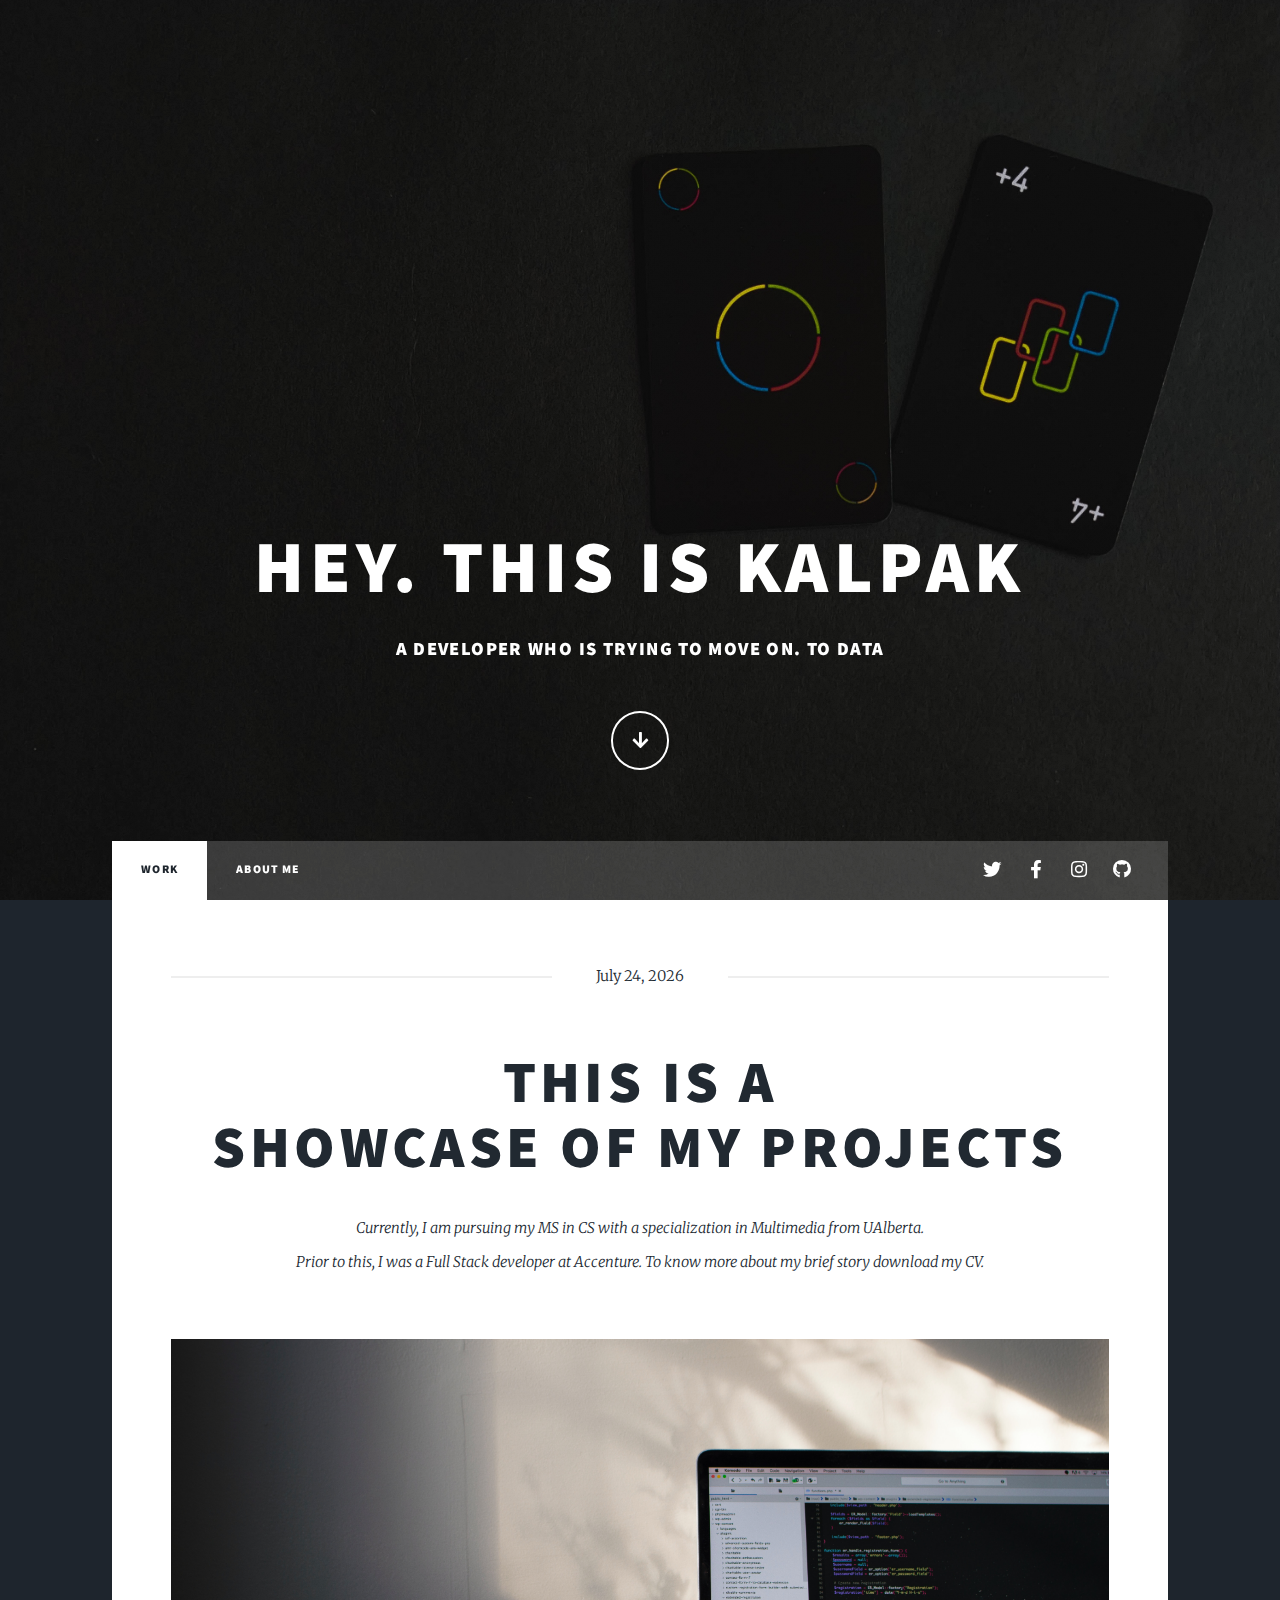
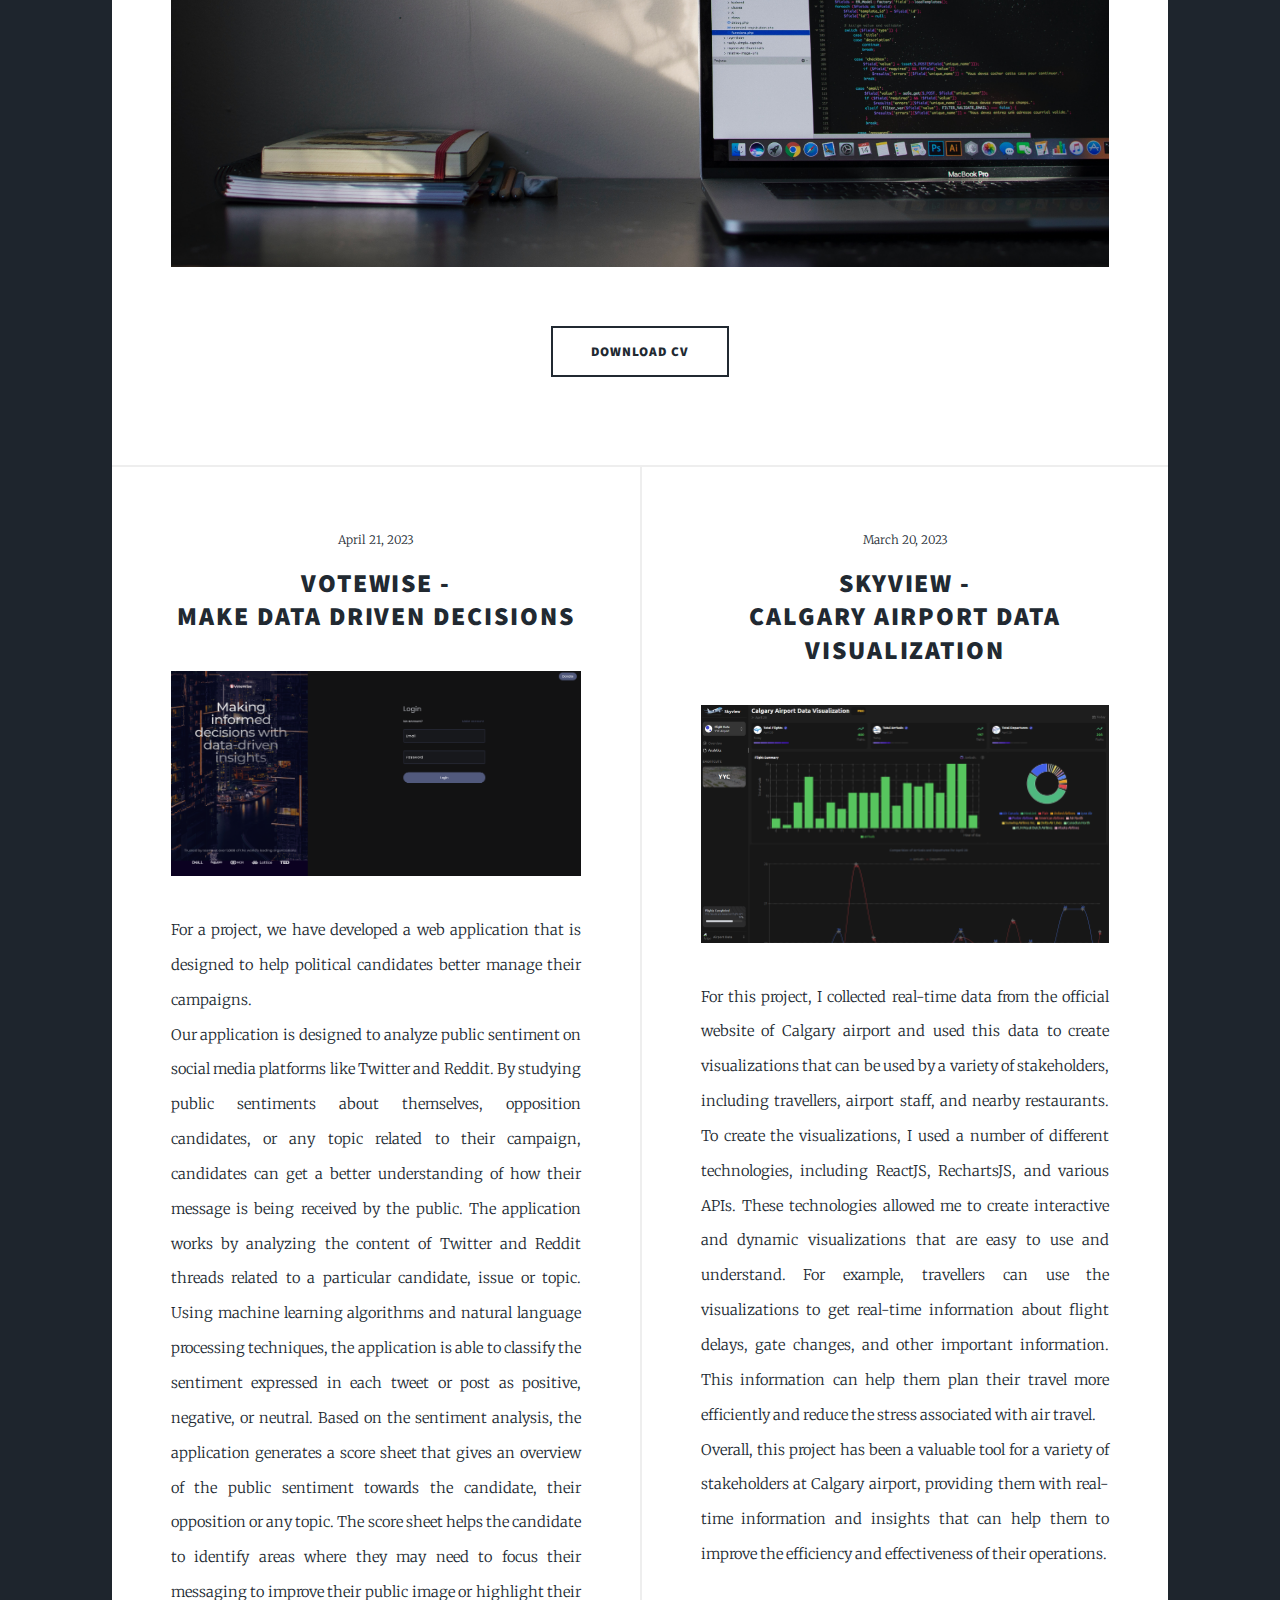
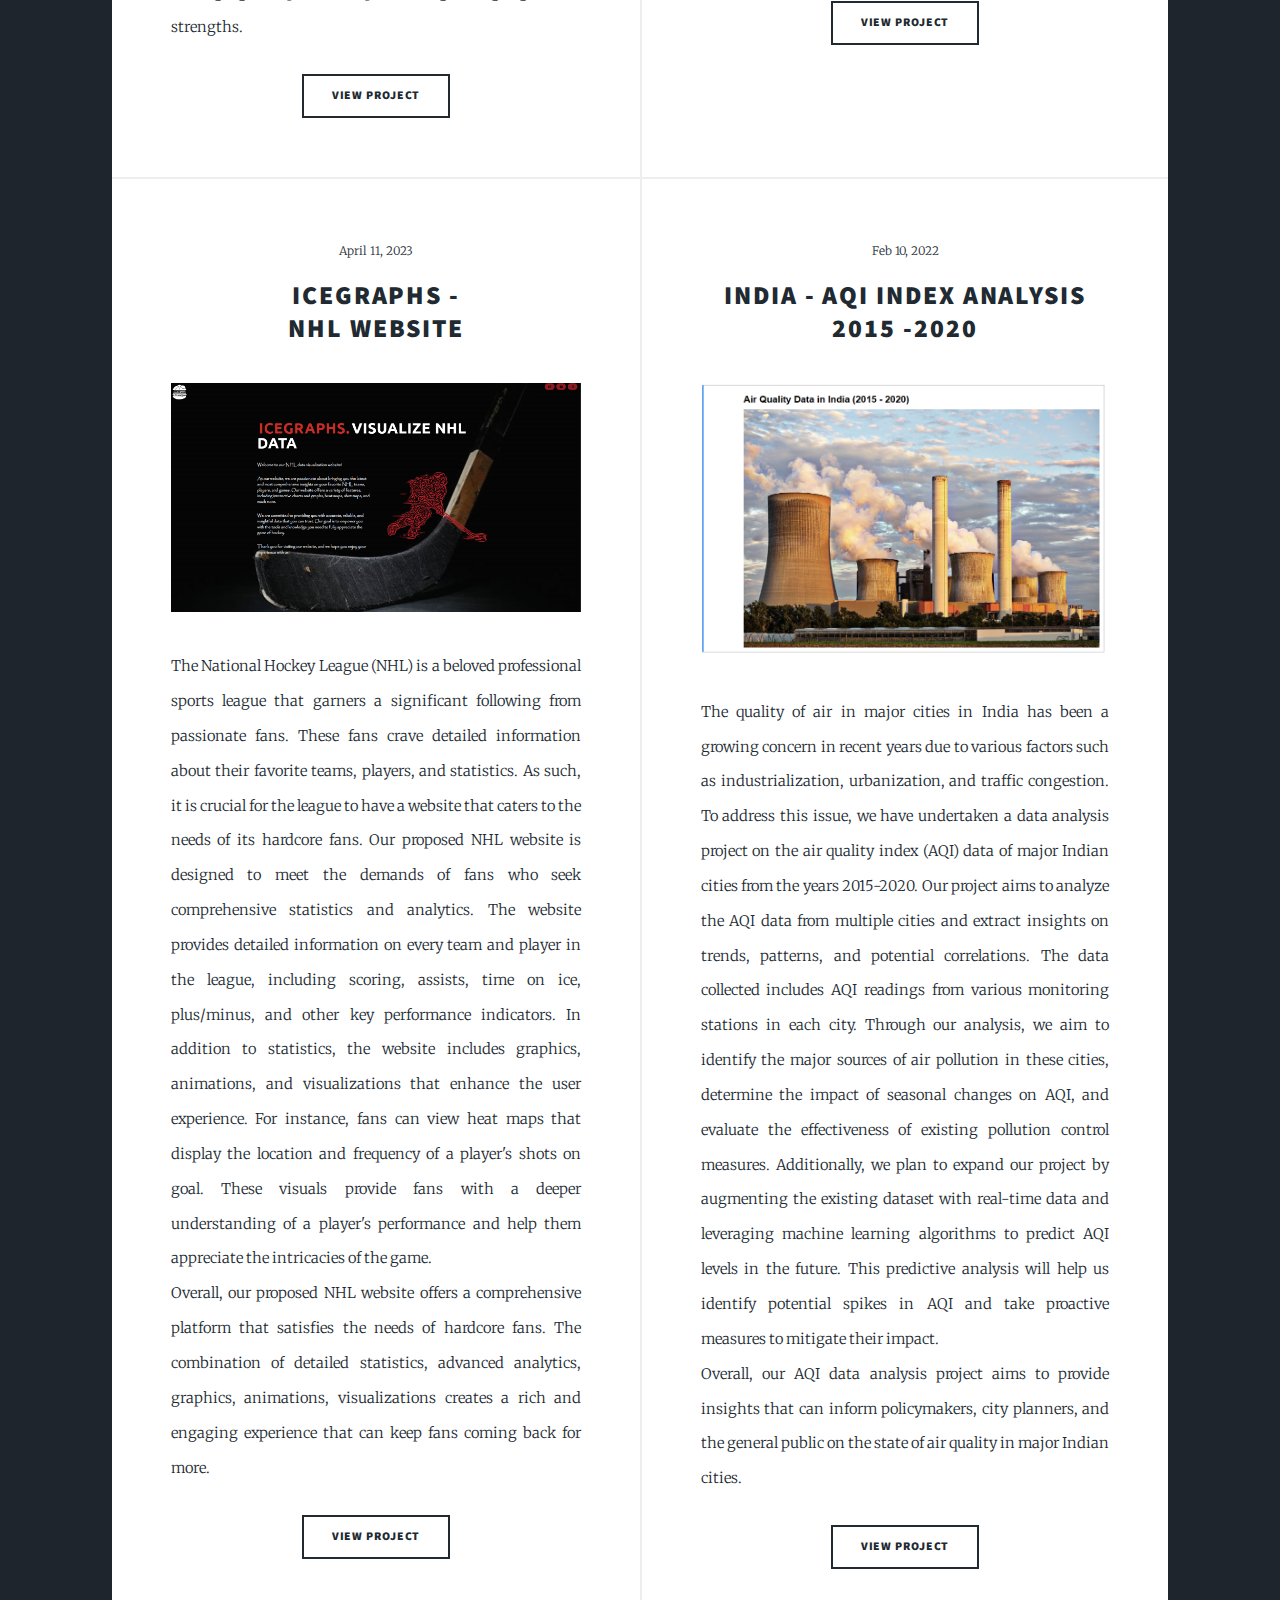
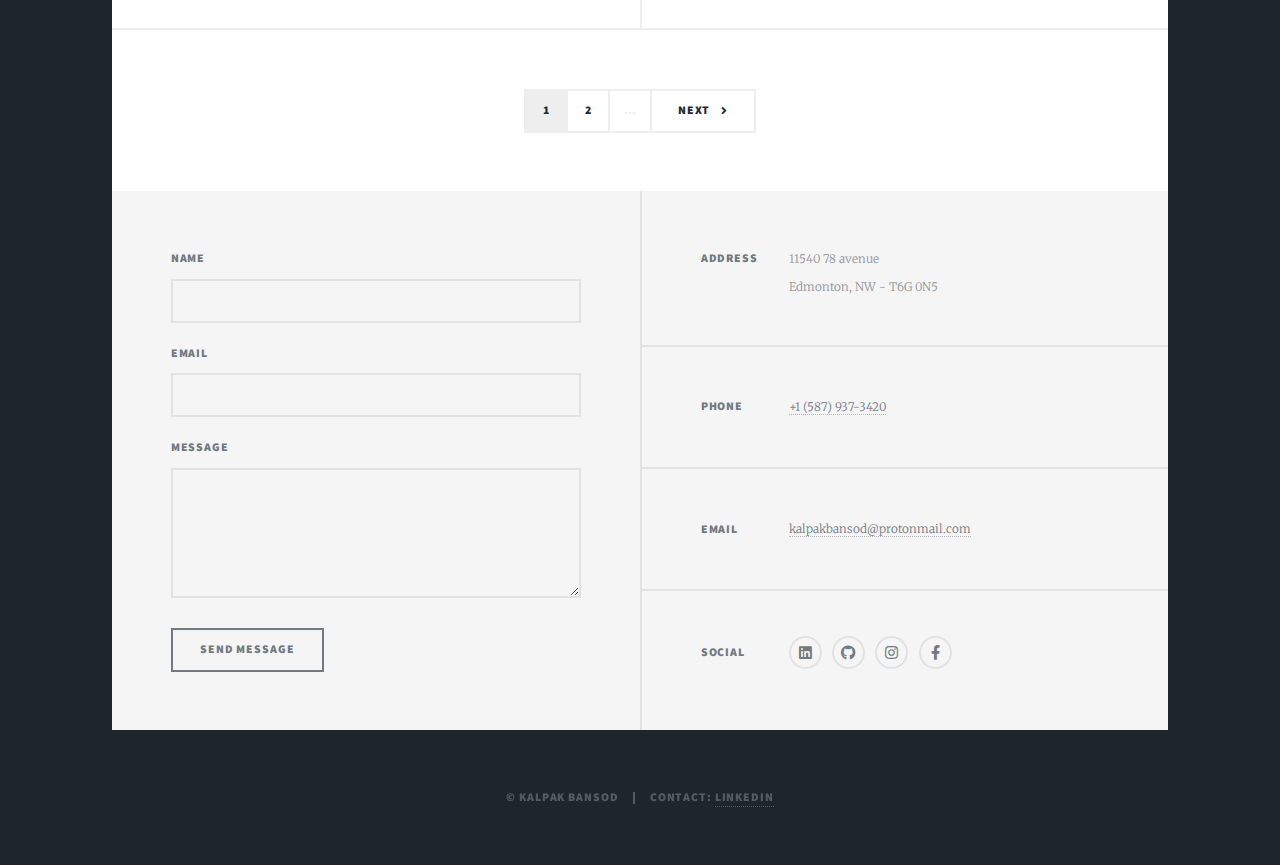
<file: index.html>
<!DOCTYPE HTML>
<!--
	Massively by HTML5 UP
	html5up.net | @ajlkn
	Free for personal and commercial use under the CCA 3.0 license (html5up.net/license)
-->
<html>
	<head>
		<title>Portfolio Page</title>
		<meta charset="utf-8" />
		<meta name="viewport" content="width=device-width, initial-scale=1, user-scalable=no" />
		<link rel="stylesheet" href="assets/css/main.css" />
		<noscript><link rel="stylesheet" href="assets/css/noscript.css" /></noscript>
	</head>
	<body class="is-preload">

		<!-- Wrapper -->
			<div id="wrapper" class="fade-in">

				<!-- Intro -->
					<div id="intro">
						<!-- <a href="#" class="image fit"><img src="/images/banner2.jpg" alt="" style="width:50%; margin-top:65px; margin-bottom:180px;" /></a> -->
						<h1>Hey. This is Kalpak</h1>
						<h3>A developer who is trying to move on. To Data</p></h3>
						<ul class="actions">
							<li><a href="#header" class="button icon solid solo fa-arrow-down scrolly">Continue</a></li>
						</ul>
					</div>

				<!-- Header -->
					<header id="header">
						<a href="index.html" class="logo">Refresh</a>
					</header>

				<!-- Nav -->
					<nav id="nav">
						<ul class="links">
							<li class="active"><a href="index.html">Work</a></li>
							<li><a href="generic.html">About me</a></li>
						</ul>
						<ul class="icons">
							<li><a href="#" class="icon brands fa-twitter"><span class="label">Twitter</span></a></li>
							<li><a href="#" class="icon brands fa-facebook-f"><span class="label">Facebook</span></a></li>
							<li><a href="#" class="icon brands fa-instagram"><span class="label">Instagram</span></a></li>
							<li><a href="#" class="icon brands fa-github"><span class="label">GitHub</span></a></li>
						</ul>
					</nav>

				<!-- Main -->
					<div id="main">

						<!-- Featured Post -->
							<article class="post featured">
								<header class="major">
									<span class="date"> 
										<script>
										   const options = { month: 'long', day: 'numeric', year: 'numeric' };
										   const date = new Date().toLocaleDateString('en-US', options);
										   document.write(date);
										</script>
									  </span>
									  
									<h2><a href="#">this is a<br />
									showcase of my projects</a></h2>
									<p>Currently, I am pursuing my MS in CS with a specialization in Multimedia from UAlberta. <br> Prior to this, I was a Full Stack developer at Accenture. To know more about my brief story download my CV.</p>
								</header>
								<a href="#" class="image main"><img src="images/img22.jpg" alt="" /></a>
								<ul class="actions special">
									<li><a href="https://drive.google.com/uc?export=download&id=1OI5bkAk5Vs87CJXJHJj_7-lEjZe0jLOV" class="button large" download>Download CV</a></li>
								</ul>
							</article>	

						<!-- Posts -->
							<section class="posts">
																<article>
									<header>
										<span class="date">April 21, 2023</span>
										<h2><a href="#">Votewise -<br />
										Make Data Driven Decisions</a></h2>
									</header>
									<a href="https://github.com/icapslock/votewise" class="image fit"><img src="images/votewise.png" alt="" /></a>
									<p>For a project, we have developed a web application that is designed to help political candidates better manage their campaigns. 
										<br>Our application is designed to analyze public sentiment on social media platforms like Twitter and Reddit. By studying public sentiments about themselves, opposition candidates, or any topic related to their campaign, 
										candidates can get a better understanding of how their message is being received by the public.
										The application works by analyzing the content of Twitter and Reddit threads related to a particular candidate, issue or topic. 
										Using machine learning algorithms and natural language processing techniques, the application is able to classify the sentiment expressed in each tweet or post as positive, negative, or neutral.
										Based on the sentiment analysis, the application generates a score sheet that gives an overview of the public sentiment towards the candidate, their opposition or any topic. 
										The score sheet helps the candidate to identify areas where they may need to focus their messaging to improve their public image or highlight their strengths.</p>
									<ul class="actions special">
										<li><a href="https://github.com/icapslock/votewise" class="button">View Project</a></li>
									</ul>
								</article>
								<article>
									<header>
										<span class="date">March 20, 2023</span>
										<h2><a href="#">SKYVIEW - <br />Calgary Airport Data Visualization</a></h2>
									</header>
									<a href="https://github.com/icapslock/Skyline" class="image fit"><img src="images/skyview.png" alt="" /></a>
									<p>For this project, I collected real-time data from the official website of Calgary airport and used this data to create visualizations that can be used by a variety of stakeholders, including travellers, airport staff, and nearby restaurants.

										To create the visualizations, I used a number of different technologies, including ReactJS, RechartsJS, and various APIs. These technologies allowed me to create interactive and dynamic visualizations that are easy to use and understand.
										
										For example, travellers can use the visualizations to get real-time information about flight delays, gate changes, and other important information. This information can help them plan their travel more efficiently and reduce the stress associated with air travel.
									
										<br>	Overall, this project has been a valuable tool for a variety of stakeholders at Calgary airport, providing them with real-time information and insights that can help them to improve the efficiency and effectiveness of their operations.</p>
									<ul class="actions special">
										<li><a href="https://github.com/icapslock/Skyline" class="button">View Project</a></li>
									</ul>
								</article>
								<article>
									<header>
										<span class="date">April 11, 2023</span>
										<h2><a href="#">IceGraphs -<br />NHL Website</a></h2>
									</header>
									<a href="https://github.com/icapslock/IceGraph" class="image fit"><img src="images/NHL.png" alt="" /></a>
									<p>The National Hockey League (NHL) is a beloved professional sports league that garners a significant following from passionate fans. These fans crave detailed information about their favorite teams, players, and statistics. As such, it is crucial for the league to have a website that caters to the needs of its hardcore fans.

										Our proposed NHL website is designed to meet the demands of fans who seek comprehensive statistics and analytics. The website provides detailed information on every team and player in the league, including scoring, assists, time on ice, plus/minus, and other key performance indicators.
										In addition to statistics, the website includes graphics, animations, and visualizations that enhance the user experience. For instance, fans can view heat maps that display the location and frequency of a player's shots on goal. These visuals provide fans with a deeper understanding of a player's performance and help them appreciate the intricacies of the game.
																														
										<br>	Overall, our proposed NHL website offers a comprehensive platform that satisfies the needs of hardcore fans. The combination of detailed statistics, advanced analytics, graphics, animations, visualizations creates a rich and engaging experience that can keep fans coming back for more.</p>
									<ul class="actions special">
										<li><a href="https://github.com/icapslock/IceGraph" class="button">View Project</a></li>
									</ul>
								</article>
								<article>
									<header>
										<span class="date">Feb 10, 2022</span>
										<h2><a href="#">India - AQI Index Analysis<br />
										2015 -2020</a></h2>
									</header>
									<a href="https://github.com/icapslock/India-AQI2015--20-Polutants" class="image fit"><img src="images/aqi.png" alt="" /></a>
									<p>
										The quality of air in major cities in India has been a growing concern in recent years due to various factors such as industrialization, urbanization, and traffic congestion. To address this issue, we have undertaken a data analysis project on the air quality index (AQI) data of major Indian cities from the years 2015-2020.
										
										Our project aims to analyze the AQI data from multiple cities and extract insights on trends, patterns, and potential correlations. The data collected includes AQI readings from various monitoring stations in each city.
										
										Through our analysis, we aim to identify the major sources of air pollution in these cities, determine the impact of seasonal changes on AQI, and evaluate the effectiveness of existing pollution control measures.
										
										Additionally, we plan to expand our project by augmenting the existing dataset with real-time data and leveraging machine learning algorithms to predict AQI levels in the future. This predictive analysis will help us identify potential spikes in AQI and take proactive measures to mitigate their impact.
										
										<br>	Overall, our AQI data analysis project aims to provide insights that can inform policymakers, city planners, and the general public on the state of air quality in major Indian cities.</p>
									<ul class="actions special">
										<li><a href="https://github.com/icapslock/India-AQI2015--20-Polutants" class="button">View Project</a></li>
									</ul>
								</article>
								<!-- <article>
									<header>
										<span class="date">April 11, 2017</span>
										<h2><a href="#">Odio magna<br />
										sed consectetur</a></h2>
									</header>
									<a href="#" class="image fit"><img src="images/pic06.jpg" alt="" /></a>
									<p>Donec eget ex magna. Interdum et malesuada fames ac ante ipsum primis in faucibus. Pellentesque venenatis dolor imperdiet dolor mattis sagittis magna etiam.</p>
									<ul class="actions special">
										<li><a href="#" class="button">Full Story</a></li>
									</ul>
								</article>
								<article>
									<header>
										<span class="date">April 7, 2017</span>
										<h2><a href="#">Augue lorem<br />
										primis vestibulum</a></h2>
									</header>
									<a href="#" class="image fit"><img src="images/pic07.jpg" alt="" /></a>
									<p>Donec eget ex magna. Interdum et malesuada fames ac ante ipsum primis in faucibus. Pellentesque venenatis dolor imperdiet dolor mattis sagittis magna etiam.</p>
									<ul class="actions special">
										<li><a href="#" class="button">Full Story</a></li>
									</ul>
								</article> -->
							</section>

						<!-- Footer -->
							<footer>
								<div class="pagination">
									<!-- <a href="#" class="previous">Prev</a> -->
									<a href="#" class="page active">1</a>
									<a href="#" class="page">2</a>
									<!-- <a href="#" class="page">3</a> -->
									<span class="extra">&hellip;</span>
									<!-- <a href="#" class="page">8</a>
									<a href="#" class="page">9</a>
									<a href="#" class="page">10</a> -->
									<a href="#" class="next">Next</a>
								</div>
							</footer>

					</div>

				<!-- Footer -->
					<footer id="footer">
						<section>
							<form method="post" action="#">
								<div class="fields">
								  <div class="field">
									<label for="name">Name</label>
									<input type="text" name="name" id="name" />
								  </div>
								  <div class="field">
									<label for="email">Email</label>
									<input type="text" name="email" id="email" />
								  </div>
								  <div class="field">
									<label for="message">Message</label>
									<textarea name="message" id="message" rows="3"></textarea>
								  </div>
								</div>
								<ul class="actions">
								  <li><input type="submit" value="Send Message" /></li>
								</ul>
							  </form>					  
						</section>
						<section class="split contact">
							<section class="alt">
								<h3>Address</h3>
								<p>11540 78 avenue<br />
								Edmonton, NW - T6G 0N5</p>
							</section>
							<section>
								<h3>Phone</h3>
								<p><a href="#">+1 (587) 937-3420</a></p>
							</section>
							<section>
								<h3>Email</h3>
								<p><a href="#">kalpakbansod@protonmail.com</a></p>
							</section>
							<section>
								<h3>Social</h3>
								<ul class="icons alt">
									<li><a href="https://www.linkedin.com/in/kalpakbansod/" class="icon brands fa-linkedin"><span class="label">LinkedIn</span></a></li>
									<li><a href="https://github.com/icapslock" class="icon brands fa-github"><span class="label">GitHub</span></a></li>
									<li><a href="https://www.instagram.com/kalpxk/?igshid=ZDdkNTZiNTM%3D" class="icon brands fa-instagram"><span class="label">Instagram</span></a></li>
									<li><a href="https://www.facebook.com/kalpak.bansod" class="icon brands fa-facebook-f"><span class="label">Facebook</span></a></li>
								</ul>
							</section>
						</section>
					</footer>

				<!-- Copyright -->
					<div id="copyright">
						<ul><li>&copy; Kalpak Bansod</li><li>Contact: <a href="https://www.linkedin.com/in/kalpakbansod/">LinkedIn</a></li></ul>
					</div>

			</div>

		<!-- Scripts -->
			<script src="assets/js/jquery.min.js"></script>
			<script src="assets/js/jquery.scrollex.min.js"></script>
			<script src="assets/js/jquery.scrolly.min.js"></script>
			<script src="assets/js/browser.min.js"></script>
			<script src="assets/js/breakpoints.min.js"></script>
			<script src="assets/js/util.js"></script>
			<script src="assets/js/main.js"></script>
	</body>
</html>
</file>
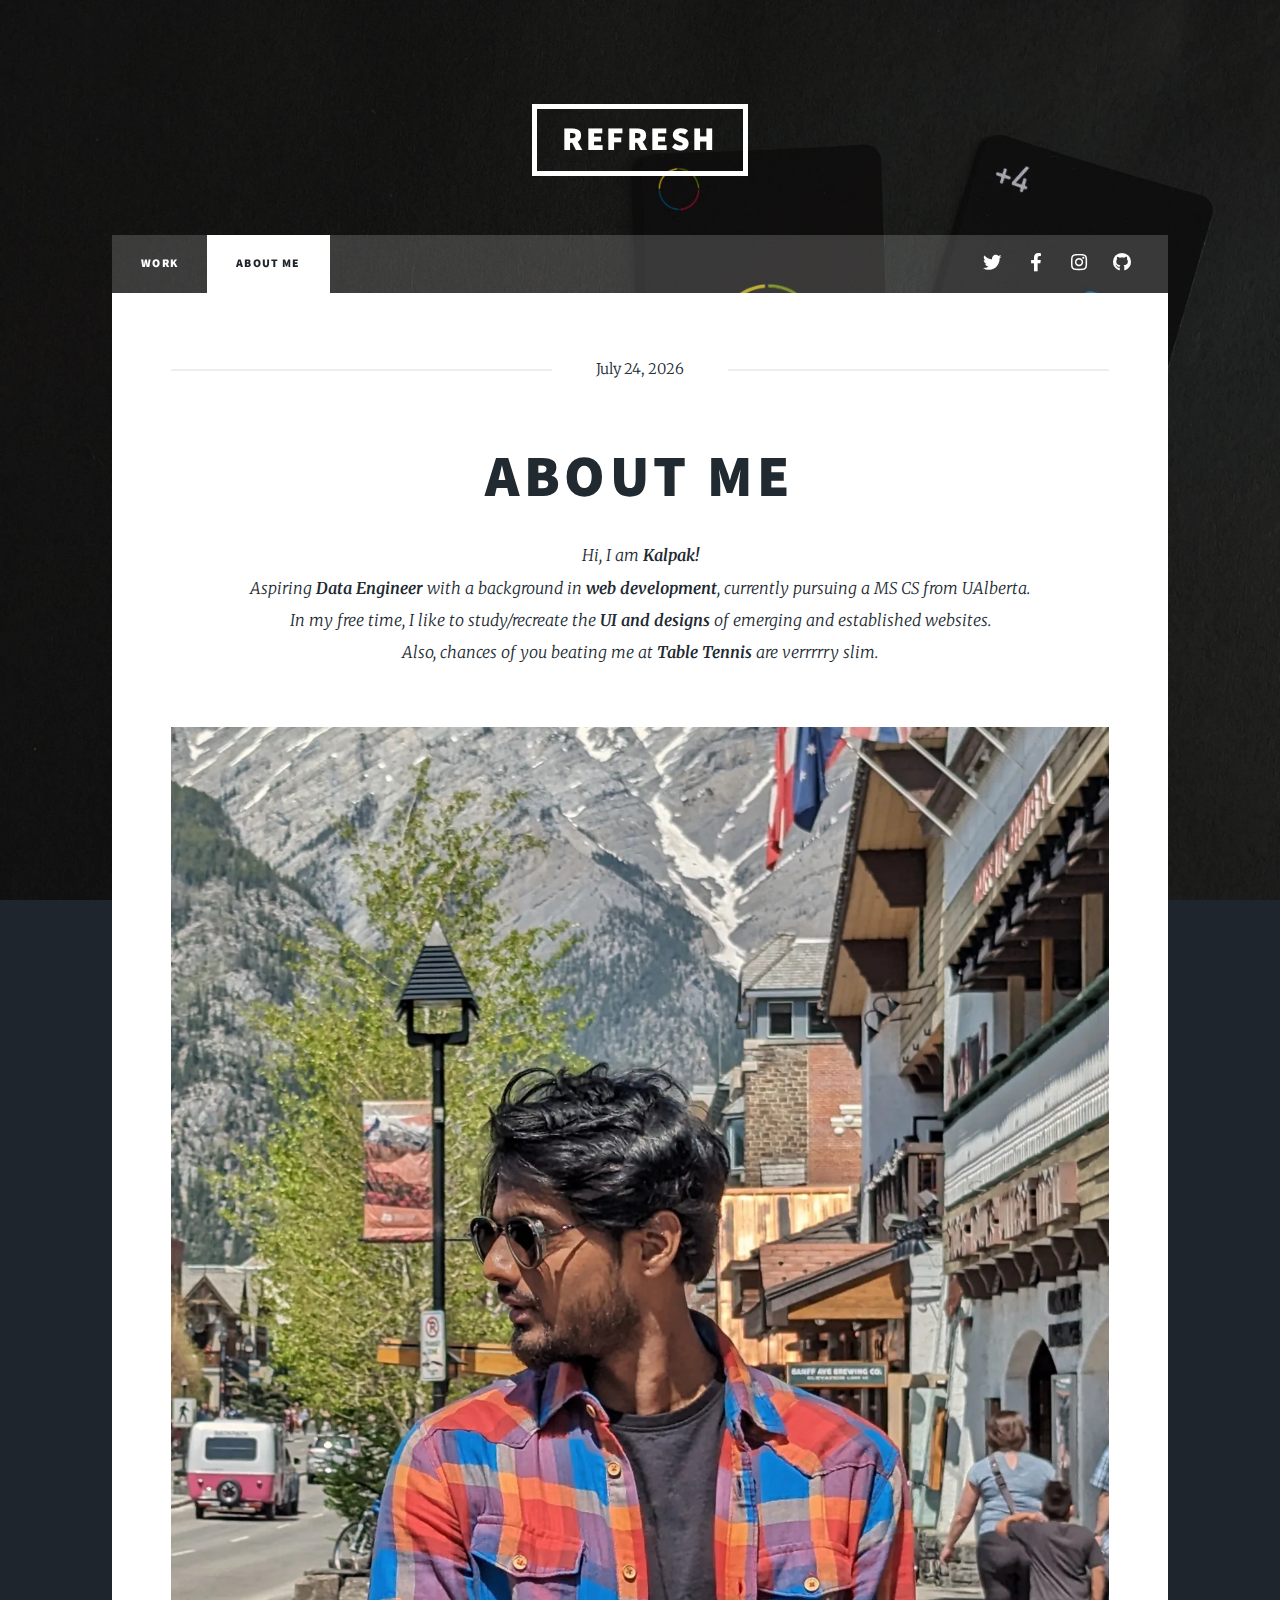
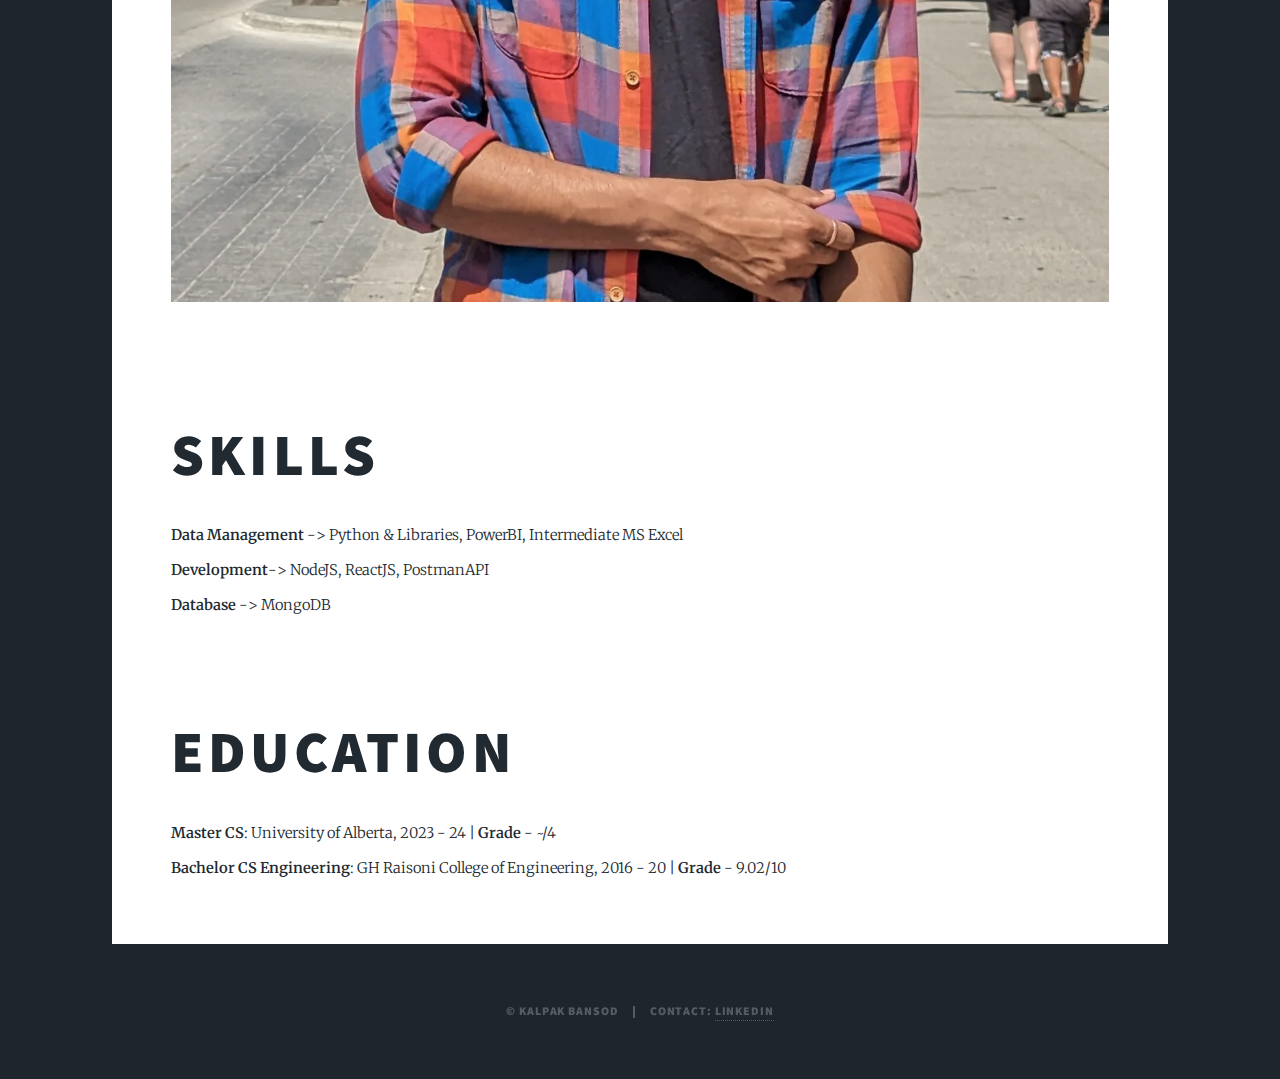
<file: generic.html>
<!DOCTYPE HTML>
<!--
	Massively by HTML5 UP
	html5up.net | @ajlkn
	Free for personal and commercial use under the CCA 3.0 license (html5up.net/license)
-->
<html>
	<head>
		<title>About me</title>
		<meta charset="utf-8" />
		<meta name="viewport" content="width=device-width, initial-scale=1, user-scalable=no" />
		<link rel="stylesheet" href="assets/css/main.css" />
		<noscript><link rel="stylesheet" href="assets/css/noscript.css" /></noscript>
	</head>
	<body class="is-preload">

		<!-- Wrapper -->
			<div id="wrapper">

				<!-- Header -->
					<header id="header">
						<a href="index.html" class="logo">Refresh</a>
					</header>

				<!-- Nav -->
					<nav id="nav">
						<ul class="links">
							<li><a href="index.html">Work</a></li>
							<li class="active"><a href="generic.html">About me</a></li>
						</ul>
						<ul class="icons">
							<li><a href="#" class="icon brands fa-twitter"><span class="label">Twitter</span></a></li>
							<li><a href="#" class="icon brands fa-facebook-f"><span class="label">Facebook</span></a></li>
							<li><a href="#" class="icon brands fa-instagram"><span class="label">Instagram</span></a></li>
							<li><a href="#" class="icon brands fa-github"><span class="label">GitHub</span></a></li>
						</ul>
					</nav>

				<!-- Main -->
					<div id="main">

						<!-- Post -->
							<section class="post">
								<header class="major">
									<span class="date"><script>
										const options = { month: 'long', day: 'numeric', year: 'numeric' };
										const date = new Date().toLocaleDateString('en-US', options);
										document.write(date);
									 </script></span>
									<h1>About me</h1>
									<p>Hi, I am <b>Kalpak!</b>	<br />
									Aspiring <b>Data Engineer</b> with a background in <b>web development</b>, currently pursuing a MS CS from UAlberta.<br />
									In my free time, I like to study/recreate the <b>UI and designs</b> of emerging and established websites. <br>
									Also, chances of you beating me at <b>Table Tennis</b> are verrrrry slim.</p>
								</header>
								<div class="image main"><img src="images/picture3.jpg" alt=""/></div>
								
								<p><br>
									<h1>Skills</h1>	
									<b>Data Management</b>	-> Python &	Libraries, PowerBI, Intermediate MS Excel <br>
									<b>Development</b>-> NodeJS, ReactJS, PostmanAPI <br>
									<b>Database</b>	-> MongoDB</p>
									<br>
									<br>
									<h1>Education</h1>	
									<b>Master CS</b>: University of Alberta, 2023 - 24 | <b>Grade</b> - ~/4<br>
									<b>Bachelor CS Engineering</b>: GH Raisoni College of Engineering, 2016 - 20 | <b>Grade</b> - 9.02/10<br>
								</section>

					</div>

				<!-- Footer -->
					<!-- <footer id="footer">
						<section>
							<form method="post" action="#">
								<div class="fields">
									<div class="field">
										<label for="name">Name</label>
										<input type="text" name="name" id="name" />
									</div>
									<div class="field">
										<label for="email">Email</label>
										<input type="text" name="email" id="email" />
									</div>
									<div class="field">
										<label for="message">Message</label>
										<textarea name="message" id="message" rows="3"></textarea>
									</div>
								</div>
								<ul class="actions">
									<li><input type="submit" value="Send Message" /></li>
								</ul>
							</form>
						</section>
						<section class="split contact">
							<section class="alt">
								<h3>Address</h3>
								<p>1234 Somewhere Road #87257<br />
								Nashville, TN 00000-0000</p>
							</section>
							<section>
								<h3>Phone</h3>
								<p><a href="#">(000) 000-0000</a></p>
							</section>
							<section>
								<h3>Email</h3>
								<p><a href="#">info@untitled.tld</a></p>
							</section>
							<section>
								<h3>Social</h3>
								<ul class="icons alt">
									<li><a href="#" class="icon brands alt fa-twitter"><span class="label">Twitter</span></a></li>
									<li><a href="#" class="icon brands alt fa-facebook-f"><span class="label">Facebook</span></a></li>
									<li><a href="#" class="icon brands alt fa-instagram"><span class="label">Instagram</span></a></li>
									<li><a href="#" class="icon brands alt fa-github"><span class="label">GitHub</span></a></li>
								</ul>
							</section>
						</section>
					</footer> -->

				<!-- Copyright -->
				<div id="copyright">
					<ul><li>&copy; Kalpak Bansod</li><li>Contact: <a href="https://www.linkedin.com/in/kalpakbansod/">LinkedIn</a></li></ul>
				</div>

			</div>

		<!-- Scripts -->
			<script src="assets/js/jquery.min.js"></script>
			<script src="assets/js/jquery.scrollex.min.js"></script>
			<script src="assets/js/jquery.scrolly.min.js"></script>
			<script src="assets/js/browser.min.js"></script>
			<script src="assets/js/breakpoints.min.js"></script>
			<script src="assets/js/util.js"></script>
			<script src="assets/js/main.js"></script>

	</body>
</html>
</file>
<file: assets/css/main.css>
@import url(fontawesome-all.min.css);
@import url("https://fonts.googleapis.com/css?family=Merriweather:300,700,300italic,700italic|Source+Sans+Pro:900");

/*
	Massively by HTML5 UP
	html5up.net | @ajlkn
	Free for personal and commercial use under the CCA 3.0 license (html5up.net/license)
*/

html, body, div, span, applet, object,
iframe, h1, h2, h3, h4, h5, h6, p, blockquote,
pre, a, abbr, acronym, address, big, cite,
code, del, dfn, em, img, ins, kbd, q, s, samp,
small, strike, strong, sub, sup, tt, var, b,
u, i, center, dl, dt, dd, ol, ul, li, fieldset,
form, label, legend, table, caption, tbody,
tfoot, thead, tr, th, td, article, aside,
canvas, details, embed, figure, figcaption,
footer, header, hgroup, menu, nav, output, ruby,
section, summary, time, mark, audio, video {
	margin: 0;
	padding: 0;
	border: 0;
	font-size: 100%;
	font: inherit;
	vertical-align: baseline;}

article, aside, details, figcaption, figure,
footer, header, hgroup, menu, nav, section {
	display: block;}



.circular-img {
	border-radius: 0%;
	width: 300px; /* adjust to your desired size */
	height: 300px; /* adjust to your desired size */
	object-fit: contain;
  }
  

body {
	line-height: 1;
}

ol, ul {
	list-style: none;
}

blockquote, q {
	quotes: none;
}

	blockquote:before, blockquote:after, q:before, q:after {
		content: '';
		content: none;
	}

table {
	border-collapse: collapse;
	border-spacing: 0;
}

body {
	-webkit-text-size-adjust: none;
}

mark {
	background-color: transparent;
	color: inherit;
}

input::-moz-focus-inner {
	border: 0;
	padding: 0;
}

input, select, textarea {
	-moz-appearance: none;
	-webkit-appearance: none;
	-ms-appearance: none;
	appearance: none;
}

/* Basic */

	@-ms-viewport {
		width: device-width;
	}

	body {
		-ms-overflow-style: scrollbar;
	}

	@media screen and (max-width: 480px) {

		html, body {
			min-width: 320px;
		}

	}

	html {
		box-sizing: border-box;
	}

	*, *:before, *:after {
		box-sizing: inherit;
	}

	body {
		background-color: #1e252d;
	}

		body.is-preload *, body.is-preload *:before, body.is-preload *:after {
			-moz-animation: none !important;
			-webkit-animation: none !important;
			-ms-animation: none !important;
			animation: none !important;
			-moz-transition: none !important;
			-webkit-transition: none !important;
			-ms-transition: none !important;
			transition: none !important;
		}

/* Type */

	html {
		font-size: 16pt;
	}

		@media screen and (max-width: 1680px) {

			html {
				font-size: 12pt;
			}

		}

		@media screen and (max-width: 1280px) {

			html {
				font-size: 11pt;
			}

		}

		@media screen and (max-width: 360px) {

			html {
				font-size: 10pt;
			}

		}

	body {
		color: #212931;
	}

	body, input, select, textarea {
		font-family: "Merriweather", Georgia, serif;
		font-weight: 300;
		font-size: 1rem;
		line-height: 2.375;
	}

	a {
		-moz-transition: color 0.2s ease-in-out, background-color 0.2s ease-in-out, border-color 0.2s ease-in-out, box-shadow 0.2s ease-in-out;
		-webkit-transition: color 0.2s ease-in-out, background-color 0.2s ease-in-out, border-color 0.2s ease-in-out, box-shadow 0.2s ease-in-out;
		-ms-transition: color 0.2s ease-in-out, background-color 0.2s ease-in-out, border-color 0.2s ease-in-out, box-shadow 0.2s ease-in-out;
		transition: color 0.2s ease-in-out, background-color 0.2s ease-in-out, border-color 0.2s ease-in-out, box-shadow 0.2s ease-in-out;
		border-bottom: dotted 1px;
		text-decoration: none;
	}

		a:hover {
			border-bottom-color: transparent;
		}

	strong, b {
		font-weight: 600;
	}

	em, i {
		font-style: italic;
	}

	p {
		text-align: justify;
		margin: 0 0 2rem 0;
	}

	h1, h2, h3, h4, h5, h6 {
		font-family: "Source Sans Pro", Helvetica, sans-serif;
		font-weight: 900;
		line-height: 1.5;
		letter-spacing: 0.075em;
		text-transform: uppercase;
		margin: 0 0 1rem 0;
	}

		h1 a, h2 a, h3 a, h4 a, h5 a, h6 a {
			border-bottom: 0;
			color: inherit;
			text-decoration: none;
		}

	h1 {
		font-size: 4rem;
		line-height: 1.1;
		margin: 0 0 2rem 0;
	}

	h2 {
		font-size: 1.75rem;
		line-height: 1.3;
		margin: 0 0 1.5rem 0;
	}

	h3 {
		font-size: 1.25rem;
		margin: 0 0 1.5rem 0;
	}

	h4 {
		font-size: 1rem;
	}

	h5 {
		font-size: 0.9rem;
	}

	h6 {
		font-size: 0.8rem;
	}

	sub {
		font-size: 0.8rem;
		position: relative;
		top: 0.5rem;
	}

	sup {
		font-size: 0.8rem;
		position: relative;
		top: -0.5rem;
	}

	blockquote {
		border-left: solid 4px;
		font-style: italic;
		margin: 0 0 2rem 0;
		padding: 0.5rem 0 0.5rem 2rem;
	}

	code {
		border: solid 2px;
		font-family: "Courier New", monospace;
		font-size: 0.9rem;
		margin: 0 0.25rem;
		padding: 0.25rem 0.65rem;
	}

	pre {
		-webkit-overflow-scrolling: touch;
		font-family: "Courier New", monospace;
		font-size: 0.9rem;
		margin: 0 0 2rem 0;
	}

		pre code {
			display: block;
			line-height: 1.75;
			padding: 1rem 1.5rem;
			overflow-x: auto;
		}

	hr {
		border: 0;
		border-bottom: solid 2px;
		margin: 3rem 0;
	}

		hr.major {
			margin: 5rem 0;
		}

	.align-left {
		text-align: left;
	}

	.align-center {
		text-align: center;
	}

	.align-right {
		text-align: right;
	}

	input, select, textarea {
		color: #212931;
	}

	a {
		color: #212931;
		border-bottom-color: rgba(33, 41, 49, 0.5);
	}

		a:hover {
			border-bottom-color: transparent;
			color: #18bfef !important;
		}

	strong, b {
		color: #212931;
	}

	h1, h2, h3, h4, h5, h6 {
		color: #212931;
	}

	blockquote {
		border-left-color: #eeeeee;
	}

	code {
		background: rgba(220, 220, 220, 0.25);
		border-color: #eeeeee;
	}

	hr {
		border-bottom-color: #eeeeee;
	}

/* Row */

	.row {
		display: flex;
		flex-wrap: wrap;
		box-sizing: border-box;
		align-items: stretch;
	}

		.row > * {
			box-sizing: border-box;
		}

		.row.gtr-uniform > * > :last-child {
			margin-bottom: 0;
		}

		.row.aln-left {
			justify-content: flex-start;
		}

		.row.aln-center {
			justify-content: center;
		}

		.row.aln-right {
			justify-content: flex-end;
		}

		.row.aln-top {
			align-items: flex-start;
		}

		.row.aln-middle {
			align-items: center;
		}

		.row.aln-bottom {
			align-items: flex-end;
		}

		.row > .imp {
			order: -1;
		}

		.row > .col-1 {
			width: 8.33333%;
		}

		.row > .off-1 {
			margin-left: 8.33333%;
		}

		.row > .col-2 {
			width: 16.66667%;
		}

		.row > .off-2 {
			margin-left: 16.66667%;
		}

		.row > .col-3 {
			width: 25%;
		}

		.row > .off-3 {
			margin-left: 25%;
		}

		.row > .col-4 {
			width: 33.33333%;
		}

		.row > .off-4 {
			margin-left: 33.33333%;
		}

		.row > .col-5 {
			width: 41.66667%;
		}

		.row > .off-5 {
			margin-left: 41.66667%;
		}

		.row > .col-6 {
			width: 50%;
		}

		.row > .off-6 {
			margin-left: 50%;
		}

		.row > .col-7 {
			width: 58.33333%;
		}

		.row > .off-7 {
			margin-left: 58.33333%;
		}

		.row > .col-8 {
			width: 66.66667%;
		}

		.row > .off-8 {
			margin-left: 66.66667%;
		}

		.row > .col-9 {
			width: 75%;
		}

		.row > .off-9 {
			margin-left: 75%;
		}

		.row > .col-10 {
			width: 83.33333%;
		}

		.row > .off-10 {
			margin-left: 83.33333%;
		}

		.row > .col-11 {
			width: 91.66667%;
		}

		.row > .off-11 {
			margin-left: 91.66667%;
		}

		.row > .col-12 {
			width: 100%;
		}

		.row > .off-12 {
			margin-left: 100%;
		}

		.row.gtr-0 {
			margin-top: 0;
			margin-left: 0rem;
		}

			.row.gtr-0 > * {
				padding: 0 0 0 0rem;
			}

			.row.gtr-0.gtr-uniform {
				margin-top: 0rem;
			}

				.row.gtr-0.gtr-uniform > * {
					padding-top: 0rem;
				}

		.row.gtr-25 {
			margin-top: 0;
			margin-left: -0.375rem;
		}

			.row.gtr-25 > * {
				padding: 0 0 0 0.375rem;
			}

			.row.gtr-25.gtr-uniform {
				margin-top: -0.375rem;
			}

				.row.gtr-25.gtr-uniform > * {
					padding-top: 0.375rem;
				}

		.row.gtr-50 {
			margin-top: 0;
			margin-left: -0.75rem;
		}

			.row.gtr-50 > * {
				padding: 0 0 0 0.75rem;
			}

			.row.gtr-50.gtr-uniform {
				margin-top: -0.75rem;
			}

				.row.gtr-50.gtr-uniform > * {
					padding-top: 0.75rem;
				}

		.row {
			margin-top: 0;
			margin-left: -1.5rem;
		}

			.row > * {
				padding: 0 0 0 1.5rem;
			}

			.row.gtr-uniform {
				margin-top: -1.5rem;
			}

				.row.gtr-uniform > * {
					padding-top: 1.5rem;
				}

		.row.gtr-150 {
			margin-top: 0;
			margin-left: -2.25rem;
		}

			.row.gtr-150 > * {
				padding: 0 0 0 2.25rem;
			}

			.row.gtr-150.gtr-uniform {
				margin-top: -2.25rem;
			}

				.row.gtr-150.gtr-uniform > * {
					padding-top: 2.25rem;
				}

		.row.gtr-200 {
			margin-top: 0;
			margin-left: -3rem;
		}

			.row.gtr-200 > * {
				padding: 0 0 0 3rem;
			}

			.row.gtr-200.gtr-uniform {
				margin-top: -3rem;
			}

				.row.gtr-200.gtr-uniform > * {
					padding-top: 3rem;
				}

		@media screen and (max-width: 1680px) {

			.row {
				display: flex;
				flex-wrap: wrap;
				box-sizing: border-box;
				align-items: stretch;
			}

				.row > * {
					box-sizing: border-box;
				}

				.row.gtr-uniform > * > :last-child {
					margin-bottom: 0;
				}

				.row.aln-left {
					justify-content: flex-start;
				}

				.row.aln-center {
					justify-content: center;
				}

				.row.aln-right {
					justify-content: flex-end;
				}

				.row.aln-top {
					align-items: flex-start;
				}

				.row.aln-middle {
					align-items: center;
				}

				.row.aln-bottom {
					align-items: flex-end;
				}

				.row > .imp-xlarge {
					order: -1;
				}

				.row > .col-1-xlarge {
					width: 8.33333%;
				}

				.row > .off-1-xlarge {
					margin-left: 8.33333%;
				}

				.row > .col-2-xlarge {
					width: 16.66667%;
				}

				.row > .off-2-xlarge {
					margin-left: 16.66667%;
				}

				.row > .col-3-xlarge {
					width: 25%;
				}

				.row > .off-3-xlarge {
					margin-left: 25%;
				}

				.row > .col-4-xlarge {
					width: 33.33333%;
				}

				.row > .off-4-xlarge {
					margin-left: 33.33333%;
				}

				.row > .col-5-xlarge {
					width: 41.66667%;
				}

				.row > .off-5-xlarge {
					margin-left: 41.66667%;
				}

				.row > .col-6-xlarge {
					width: 50%;
				}

				.row > .off-6-xlarge {
					margin-left: 50%;
				}

				.row > .col-7-xlarge {
					width: 58.33333%;
				}

				.row > .off-7-xlarge {
					margin-left: 58.33333%;
				}

				.row > .col-8-xlarge {
					width: 66.66667%;
				}

				.row > .off-8-xlarge {
					margin-left: 66.66667%;
				}

				.row > .col-9-xlarge {
					width: 75%;
				}

				.row > .off-9-xlarge {
					margin-left: 75%;
				}

				.row > .col-10-xlarge {
					width: 83.33333%;
				}

				.row > .off-10-xlarge {
					margin-left: 83.33333%;
				}

				.row > .col-11-xlarge {
					width: 91.66667%;
				}

				.row > .off-11-xlarge {
					margin-left: 91.66667%;
				}

				.row > .col-12-xlarge {
					width: 100%;
				}

				.row > .off-12-xlarge {
					margin-left: 100%;
				}

				.row.gtr-0 {
					margin-top: 0;
					margin-left: 0rem;
				}

					.row.gtr-0 > * {
						padding: 0 0 0 0rem;
					}

					.row.gtr-0.gtr-uniform {
						margin-top: 0rem;
					}

						.row.gtr-0.gtr-uniform > * {
							padding-top: 0rem;
						}

				.row.gtr-25 {
					margin-top: 0;
					margin-left: -0.375rem;
				}

					.row.gtr-25 > * {
						padding: 0 0 0 0.375rem;
					}

					.row.gtr-25.gtr-uniform {
						margin-top: -0.375rem;
					}

						.row.gtr-25.gtr-uniform > * {
							padding-top: 0.375rem;
						}

				.row.gtr-50 {
					margin-top: 0;
					margin-left: -0.75rem;
				}

					.row.gtr-50 > * {
						padding: 0 0 0 0.75rem;
					}

					.row.gtr-50.gtr-uniform {
						margin-top: -0.75rem;
					}

						.row.gtr-50.gtr-uniform > * {
							padding-top: 0.75rem;
						}

				.row {
					margin-top: 0;
					margin-left: -1.5rem;
				}

					.row > * {
						padding: 0 0 0 1.5rem;
					}

					.row.gtr-uniform {
						margin-top: -1.5rem;
					}

						.row.gtr-uniform > * {
							padding-top: 1.5rem;
						}

				.row.gtr-150 {
					margin-top: 0;
					margin-left: -2.25rem;
				}

					.row.gtr-150 > * {
						padding: 0 0 0 2.25rem;
					}

					.row.gtr-150.gtr-uniform {
						margin-top: -2.25rem;
					}

						.row.gtr-150.gtr-uniform > * {
							padding-top: 2.25rem;
						}

				.row.gtr-200 {
					margin-top: 0;
					margin-left: -3rem;
				}

					.row.gtr-200 > * {
						padding: 0 0 0 3rem;
					}

					.row.gtr-200.gtr-uniform {
						margin-top: -3rem;
					}

						.row.gtr-200.gtr-uniform > * {
							padding-top: 3rem;
						}

		}

		@media screen and (max-width: 1280px) {

			.row {
				display: flex;
				flex-wrap: wrap;
				box-sizing: border-box;
				align-items: stretch;
			}

				.row > * {
					box-sizing: border-box;
				}

				.row.gtr-uniform > * > :last-child {
					margin-bottom: 0;
				}

				.row.aln-left {
					justify-content: flex-start;
				}

				.row.aln-center {
					justify-content: center;
				}

				.row.aln-right {
					justify-content: flex-end;
				}

				.row.aln-top {
					align-items: flex-start;
				}

				.row.aln-middle {
					align-items: center;
				}

				.row.aln-bottom {
					align-items: flex-end;
				}

				.row > .imp-large {
					order: -1;
				}

				.row > .col-1-large {
					width: 8.33333%;
				}

				.row > .off-1-large {
					margin-left: 8.33333%;
				}

				.row > .col-2-large {
					width: 16.66667%;
				}

				.row > .off-2-large {
					margin-left: 16.66667%;
				}

				.row > .col-3-large {
					width: 25%;
				}

				.row > .off-3-large {
					margin-left: 25%;
				}

				.row > .col-4-large {
					width: 33.33333%;
				}

				.row > .off-4-large {
					margin-left: 33.33333%;
				}

				.row > .col-5-large {
					width: 41.66667%;
				}

				.row > .off-5-large {
					margin-left: 41.66667%;
				}

				.row > .col-6-large {
					width: 50%;
				}

				.row > .off-6-large {
					margin-left: 50%;
				}

				.row > .col-7-large {
					width: 58.33333%;
				}

				.row > .off-7-large {
					margin-left: 58.33333%;
				}

				.row > .col-8-large {
					width: 66.66667%;
				}

				.row > .off-8-large {
					margin-left: 66.66667%;
				}

				.row > .col-9-large {
					width: 75%;
				}

				.row > .off-9-large {
					margin-left: 75%;
				}

				.row > .col-10-large {
					width: 83.33333%;
				}

				.row > .off-10-large {
					margin-left: 83.33333%;
				}

				.row > .col-11-large {
					width: 91.66667%;
				}

				.row > .off-11-large {
					margin-left: 91.66667%;
				}

				.row > .col-12-large {
					width: 100%;
				}

				.row > .off-12-large {
					margin-left: 100%;
				}

				.row.gtr-0 {
					margin-top: 0;
					margin-left: 0rem;
				}

					.row.gtr-0 > * {
						padding: 0 0 0 0rem;
					}

					.row.gtr-0.gtr-uniform {
						margin-top: 0rem;
					}

						.row.gtr-0.gtr-uniform > * {
							padding-top: 0rem;
						}

				.row.gtr-25 {
					margin-top: 0;
					margin-left: -0.375rem;
				}

					.row.gtr-25 > * {
						padding: 0 0 0 0.375rem;
					}

					.row.gtr-25.gtr-uniform {
						margin-top: -0.375rem;
					}

						.row.gtr-25.gtr-uniform > * {
							padding-top: 0.375rem;
						}

				.row.gtr-50 {
					margin-top: 0;
					margin-left: -0.75rem;
				}

					.row.gtr-50 > * {
						padding: 0 0 0 0.75rem;
					}

					.row.gtr-50.gtr-uniform {
						margin-top: -0.75rem;
					}

						.row.gtr-50.gtr-uniform > * {
							padding-top: 0.75rem;
						}

				.row {
					margin-top: 0;
					margin-left: -1.5rem;
				}

					.row > * {
						padding: 0 0 0 1.5rem;
					}

					.row.gtr-uniform {
						margin-top: -1.5rem;
					}

						.row.gtr-uniform > * {
							padding-top: 1.5rem;
						}

				.row.gtr-150 {
					margin-top: 0;
					margin-left: -2.25rem;
				}

					.row.gtr-150 > * {
						padding: 0 0 0 2.25rem;
					}

					.row.gtr-150.gtr-uniform {
						margin-top: -2.25rem;
					}

						.row.gtr-150.gtr-uniform > * {
							padding-top: 2.25rem;
						}

				.row.gtr-200 {
					margin-top: 0;
					margin-left: -3rem;
				}

					.row.gtr-200 > * {
						padding: 0 0 0 3rem;
					}

					.row.gtr-200.gtr-uniform {
						margin-top: -3rem;
					}

						.row.gtr-200.gtr-uniform > * {
							padding-top: 3rem;
						}

		}

		@media screen and (max-width: 980px) {

			.row {
				display: flex;
				flex-wrap: wrap;
				box-sizing: border-box;
				align-items: stretch;
			}

				.row > * {
					box-sizing: border-box;
				}

				.row.gtr-uniform > * > :last-child {
					margin-bottom: 0;
				}

				.row.aln-left {
					justify-content: flex-start;
				}

				.row.aln-center {
					justify-content: center;
				}

				.row.aln-right {
					justify-content: flex-end;
				}

				.row.aln-top {
					align-items: flex-start;
				}

				.row.aln-middle {
					align-items: center;
				}

				.row.aln-bottom {
					align-items: flex-end;
				}

				.row > .imp-medium {
					order: -1;
				}

				.row > .col-1-medium {
					width: 8.33333%;
				}

				.row > .off-1-medium {
					margin-left: 8.33333%;
				}

				.row > .col-2-medium {
					width: 16.66667%;
				}

				.row > .off-2-medium {
					margin-left: 16.66667%;
				}

				.row > .col-3-medium {
					width: 25%;
				}

				.row > .off-3-medium {
					margin-left: 25%;
				}

				.row > .col-4-medium {
					width: 33.33333%;
				}

				.row > .off-4-medium {
					margin-left: 33.33333%;
				}

				.row > .col-5-medium {
					width: 41.66667%;
				}

				.row > .off-5-medium {
					margin-left: 41.66667%;
				}

				.row > .col-6-medium {
					width: 50%;
				}

				.row > .off-6-medium {
					margin-left: 50%;
				}

				.row > .col-7-medium {
					width: 58.33333%;
				}

				.row > .off-7-medium {
					margin-left: 58.33333%;
				}

				.row > .col-8-medium {
					width: 66.66667%;
				}

				.row > .off-8-medium {
					margin-left: 66.66667%;
				}

				.row > .col-9-medium {
					width: 75%;
				}

				.row > .off-9-medium {
					margin-left: 75%;
				}

				.row > .col-10-medium {
					width: 83.33333%;
				}

				.row > .off-10-medium {
					margin-left: 83.33333%;
				}

				.row > .col-11-medium {
					width: 91.66667%;
				}

				.row > .off-11-medium {
					margin-left: 91.66667%;
				}

				.row > .col-12-medium {
					width: 100%;
				}

				.row > .off-12-medium {
					margin-left: 100%;
				}

				.row.gtr-0 {
					margin-top: 0;
					margin-left: 0rem;
				}

					.row.gtr-0 > * {
						padding: 0 0 0 0rem;
					}

					.row.gtr-0.gtr-uniform {
						margin-top: 0rem;
					}

						.row.gtr-0.gtr-uniform > * {
							padding-top: 0rem;
						}

				.row.gtr-25 {
					margin-top: 0;
					margin-left: -0.375rem;
				}

					.row.gtr-25 > * {
						padding: 0 0 0 0.375rem;
					}

					.row.gtr-25.gtr-uniform {
						margin-top: -0.375rem;
					}

						.row.gtr-25.gtr-uniform > * {
							padding-top: 0.375rem;
						}

				.row.gtr-50 {
					margin-top: 0;
					margin-left: -0.75rem;
				}

					.row.gtr-50 > * {
						padding: 0 0 0 0.75rem;
					}

					.row.gtr-50.gtr-uniform {
						margin-top: -0.75rem;
					}

						.row.gtr-50.gtr-uniform > * {
							padding-top: 0.75rem;
						}

				.row {
					margin-top: 0;
					margin-left: -1.5rem;
				}

					.row > * {
						padding: 0 0 0 1.5rem;
					}

					.row.gtr-uniform {
						margin-top: -1.5rem;
					}

						.row.gtr-uniform > * {
							padding-top: 1.5rem;
						}

				.row.gtr-150 {
					margin-top: 0;
					margin-left: -2.25rem;
				}

					.row.gtr-150 > * {
						padding: 0 0 0 2.25rem;
					}

					.row.gtr-150.gtr-uniform {
						margin-top: -2.25rem;
					}

						.row.gtr-150.gtr-uniform > * {
							padding-top: 2.25rem;
						}

				.row.gtr-200 {
					margin-top: 0;
					margin-left: -3rem;
				}

					.row.gtr-200 > * {
						padding: 0 0 0 3rem;
					}

					.row.gtr-200.gtr-uniform {
						margin-top: -3rem;
					}

						.row.gtr-200.gtr-uniform > * {
							padding-top: 3rem;
						}

		}

		@media screen and (max-width: 736px) {

			.row {
				display: flex;
				flex-wrap: wrap;
				box-sizing: border-box;
				align-items: stretch;
			}

				.row > * {
					box-sizing: border-box;
				}

				.row.gtr-uniform > * > :last-child {
					margin-bottom: 0;
				}

				.row.aln-left {
					justify-content: flex-start;
				}

				.row.aln-center {
					justify-content: center;
				}

				.row.aln-right {
					justify-content: flex-end;
				}

				.row.aln-top {
					align-items: flex-start;
				}

				.row.aln-middle {
					align-items: center;
				}

				.row.aln-bottom {
					align-items: flex-end;
				}

				.row > .imp-small {
					order: -1;
				}

				.row > .col-1-small {
					width: 8.33333%;
				}

				.row > .off-1-small {
					margin-left: 8.33333%;
				}

				.row > .col-2-small {
					width: 16.66667%;
				}

				.row > .off-2-small {
					margin-left: 16.66667%;
				}

				.row > .col-3-small {
					width: 25%;
				}

				.row > .off-3-small {
					margin-left: 25%;
				}

				.row > .col-4-small {
					width: 33.33333%;
				}

				.row > .off-4-small {
					margin-left: 33.33333%;
				}

				.row > .col-5-small {
					width: 41.66667%;
				}

				.row > .off-5-small {
					margin-left: 41.66667%;
				}

				.row > .col-6-small {
					width: 50%;
				}

				.row > .off-6-small {
					margin-left: 50%;
				}

				.row > .col-7-small {
					width: 58.33333%;
				}

				.row > .off-7-small {
					margin-left: 58.33333%;
				}

				.row > .col-8-small {
					width: 66.66667%;
				}

				.row > .off-8-small {
					margin-left: 66.66667%;
				}

				.row > .col-9-small {
					width: 75%;
				}

				.row > .off-9-small {
					margin-left: 75%;
				}

				.row > .col-10-small {
					width: 83.33333%;
				}

				.row > .off-10-small {
					margin-left: 83.33333%;
				}

				.row > .col-11-small {
					width: 91.66667%;
				}

				.row > .off-11-small {
					margin-left: 91.66667%;
				}

				.row > .col-12-small {
					width: 100%;
				}

				.row > .off-12-small {
					margin-left: 100%;
				}

				.row.gtr-0 {
					margin-top: 0;
					margin-left: 0rem;
				}

					.row.gtr-0 > * {
						padding: 0 0 0 0rem;
					}

					.row.gtr-0.gtr-uniform {
						margin-top: 0rem;
					}

						.row.gtr-0.gtr-uniform > * {
							padding-top: 0rem;
						}

				.row.gtr-25 {
					margin-top: 0;
					margin-left: -0.375rem;
				}

					.row.gtr-25 > * {
						padding: 0 0 0 0.375rem;
					}

					.row.gtr-25.gtr-uniform {
						margin-top: -0.375rem;
					}

						.row.gtr-25.gtr-uniform > * {
							padding-top: 0.375rem;
						}

				.row.gtr-50 {
					margin-top: 0;
					margin-left: -0.75rem;
				}

					.row.gtr-50 > * {
						padding: 0 0 0 0.75rem;
					}

					.row.gtr-50.gtr-uniform {
						margin-top: -0.75rem;
					}

						.row.gtr-50.gtr-uniform > * {
							padding-top: 0.75rem;
						}

				.row {
					margin-top: 0;
					margin-left: -1.5rem;
				}

					.row > * {
						padding: 0 0 0 1.5rem;
					}

					.row.gtr-uniform {
						margin-top: -1.5rem;
					}

						.row.gtr-uniform > * {
							padding-top: 1.5rem;
						}

				.row.gtr-150 {
					margin-top: 0;
					margin-left: -2.25rem;
				}

					.row.gtr-150 > * {
						padding: 0 0 0 2.25rem;
					}

					.row.gtr-150.gtr-uniform {
						margin-top: -2.25rem;
					}

						.row.gtr-150.gtr-uniform > * {
							padding-top: 2.25rem;
						}

				.row.gtr-200 {
					margin-top: 0;
					margin-left: -3rem;
				}

					.row.gtr-200 > * {
						padding: 0 0 0 3rem;
					}

					.row.gtr-200.gtr-uniform {
						margin-top: -3rem;
					}

						.row.gtr-200.gtr-uniform > * {
							padding-top: 3rem;
						}

		}

		@media screen and (max-width: 480px) {

			.row {
				display: flex;
				flex-wrap: wrap;
				box-sizing: border-box;
				align-items: stretch;
			}

				.row > * {
					box-sizing: border-box;
				}

				.row.gtr-uniform > * > :last-child {
					margin-bottom: 0;
				}

				.row.aln-left {
					justify-content: flex-start;
				}

				.row.aln-center {
					justify-content: center;
				}

				.row.aln-right {
					justify-content: flex-end;
				}

				.row.aln-top {
					align-items: flex-start;
				}

				.row.aln-middle {
					align-items: center;
				}

				.row.aln-bottom {
					align-items: flex-end;
				}

				.row > .imp-xsmall {
					order: -1;
				}

				.row > .col-1-xsmall {
					width: 8.33333%;
				}

				.row > .off-1-xsmall {
					margin-left: 8.33333%;
				}

				.row > .col-2-xsmall {
					width: 16.66667%;
				}

				.row > .off-2-xsmall {
					margin-left: 16.66667%;
				}

				.row > .col-3-xsmall {
					width: 25%;
				}

				.row > .off-3-xsmall {
					margin-left: 25%;
				}

				.row > .col-4-xsmall {
					width: 33.33333%;
				}

				.row > .off-4-xsmall {
					margin-left: 33.33333%;
				}

				.row > .col-5-xsmall {
					width: 41.66667%;
				}

				.row > .off-5-xsmall {
					margin-left: 41.66667%;
				}

				.row > .col-6-xsmall {
					width: 50%;
				}

				.row > .off-6-xsmall {
					margin-left: 50%;
				}

				.row > .col-7-xsmall {
					width: 58.33333%;
				}

				.row > .off-7-xsmall {
					margin-left: 58.33333%;
				}

				.row > .col-8-xsmall {
					width: 66.66667%;
				}

				.row > .off-8-xsmall {
					margin-left: 66.66667%;
				}

				.row > .col-9-xsmall {
					width: 75%;
				}

				.row > .off-9-xsmall {
					margin-left: 75%;
				}

				.row > .col-10-xsmall {
					width: 83.33333%;
				}

				.row > .off-10-xsmall {
					margin-left: 83.33333%;
				}

				.row > .col-11-xsmall {
					width: 91.66667%;
				}

				.row > .off-11-xsmall {
					margin-left: 91.66667%;
				}

				.row > .col-12-xsmall {
					width: 100%;
				}

				.row > .off-12-xsmall {
					margin-left: 100%;
				}

				.row.gtr-0 {
					margin-top: 0;
					margin-left: 0rem;
				}

					.row.gtr-0 > * {
						padding: 0 0 0 0rem;
					}

					.row.gtr-0.gtr-uniform {
						margin-top: 0rem;
					}

						.row.gtr-0.gtr-uniform > * {
							padding-top: 0rem;
						}

				.row.gtr-25 {
					margin-top: 0;
					margin-left: -0.375rem;
				}

					.row.gtr-25 > * {
						padding: 0 0 0 0.375rem;
					}

					.row.gtr-25.gtr-uniform {
						margin-top: -0.375rem;
					}

						.row.gtr-25.gtr-uniform > * {
							padding-top: 0.375rem;
						}

				.row.gtr-50 {
					margin-top: 0;
					margin-left: -0.75rem;
				}

					.row.gtr-50 > * {
						padding: 0 0 0 0.75rem;
					}

					.row.gtr-50.gtr-uniform {
						margin-top: -0.75rem;
					}

						.row.gtr-50.gtr-uniform > * {
							padding-top: 0.75rem;
						}

				.row {
					margin-top: 0;
					margin-left: -1.5rem;
				}

					.row > * {
						padding: 0 0 0 1.5rem;
					}

					.row.gtr-uniform {
						margin-top: -1.5rem;
					}

						.row.gtr-uniform > * {
							padding-top: 1.5rem;
						}

				.row.gtr-150 {
					margin-top: 0;
					margin-left: -2.25rem;
				}

					.row.gtr-150 > * {
						padding: 0 0 0 2.25rem;
					}

					.row.gtr-150.gtr-uniform {
						margin-top: -2.25rem;
					}

						.row.gtr-150.gtr-uniform > * {
							padding-top: 2.25rem;
						}

				.row.gtr-200 {
					margin-top: 0;
					margin-left: -3rem;
				}

					.row.gtr-200 > * {
						padding: 0 0 0 3rem;
					}

					.row.gtr-200.gtr-uniform {
						margin-top: -3rem;
					}

						.row.gtr-200.gtr-uniform > * {
							padding-top: 3rem;
						}

		}

		@media screen and (max-width: 360px) {

			.row {
				display: flex;
				flex-wrap: wrap;
				box-sizing: border-box;
				align-items: stretch;
			}

				.row > * {
					box-sizing: border-box;
				}

				.row.gtr-uniform > * > :last-child {
					margin-bottom: 0;
				}

				.row.aln-left {
					justify-content: flex-start;
				}

				.row.aln-center {
					justify-content: center;
				}

				.row.aln-right {
					justify-content: flex-end;
				}

				.row.aln-top {
					align-items: flex-start;
				}

				.row.aln-middle {
					align-items: center;
				}

				.row.aln-bottom {
					align-items: flex-end;
				}

				.row > .imp-xxsmall {
					order: -1;
				}

				.row > .col-1-xxsmall {
					width: 8.33333%;
				}

				.row > .off-1-xxsmall {
					margin-left: 8.33333%;
				}

				.row > .col-2-xxsmall {
					width: 16.66667%;
				}

				.row > .off-2-xxsmall {
					margin-left: 16.66667%;
				}

				.row > .col-3-xxsmall {
					width: 25%;
				}

				.row > .off-3-xxsmall {
					margin-left: 25%;
				}

				.row > .col-4-xxsmall {
					width: 33.33333%;
				}

				.row > .off-4-xxsmall {
					margin-left: 33.33333%;
				}

				.row > .col-5-xxsmall {
					width: 41.66667%;
				}

				.row > .off-5-xxsmall {
					margin-left: 41.66667%;
				}

				.row > .col-6-xxsmall {
					width: 50%;
				}

				.row > .off-6-xxsmall {
					margin-left: 50%;
				}

				.row > .col-7-xxsmall {
					width: 58.33333%;
				}

				.row > .off-7-xxsmall {
					margin-left: 58.33333%;
				}

				.row > .col-8-xxsmall {
					width: 66.66667%;
				}

				.row > .off-8-xxsmall {
					margin-left: 66.66667%;
				}

				.row > .col-9-xxsmall {
					width: 75%;
				}

				.row > .off-9-xxsmall {
					margin-left: 75%;
				}

				.row > .col-10-xxsmall {
					width: 83.33333%;
				}

				.row > .off-10-xxsmall {
					margin-left: 83.33333%;
				}

				.row > .col-11-xxsmall {
					width: 91.66667%;
				}

				.row > .off-11-xxsmall {
					margin-left: 91.66667%;
				}

				.row > .col-12-xxsmall {
					width: 100%;
				}

				.row > .off-12-xxsmall {
					margin-left: 100%;
				}

				.row.gtr-0 {
					margin-top: 0;
					margin-left: 0rem;
				}

					.row.gtr-0 > * {
						padding: 0 0 0 0rem;
					}

					.row.gtr-0.gtr-uniform {
						margin-top: 0rem;
					}

						.row.gtr-0.gtr-uniform > * {
							padding-top: 0rem;
						}

				.row.gtr-25 {
					margin-top: 0;
					margin-left: -0.375rem;
				}

					.row.gtr-25 > * {
						padding: 0 0 0 0.375rem;
					}

					.row.gtr-25.gtr-uniform {
						margin-top: -0.375rem;
					}

						.row.gtr-25.gtr-uniform > * {
							padding-top: 0.375rem;
						}

				.row.gtr-50 {
					margin-top: 0;
					margin-left: -0.75rem;
				}

					.row.gtr-50 > * {
						padding: 0 0 0 0.75rem;
					}

					.row.gtr-50.gtr-uniform {
						margin-top: -0.75rem;
					}

						.row.gtr-50.gtr-uniform > * {
							padding-top: 0.75rem;
						}

				.row {
					margin-top: 0;
					margin-left: -1.5rem;
				}

					.row > * {
						padding: 0 0 0 1.5rem;
					}

					.row.gtr-uniform {
						margin-top: -1.5rem;
					}

						.row.gtr-uniform > * {
							padding-top: 1.5rem;
						}

				.row.gtr-150 {
					margin-top: 0;
					margin-left: -2.25rem;
				}

					.row.gtr-150 > * {
						padding: 0 0 0 2.25rem;
					}

					.row.gtr-150.gtr-uniform {
						margin-top: -2.25rem;
					}

						.row.gtr-150.gtr-uniform > * {
							padding-top: 2.25rem;
						}

				.row.gtr-200 {
					margin-top: 0;
					margin-left: -3rem;
				}

					.row.gtr-200 > * {
						padding: 0 0 0 3rem;
					}

					.row.gtr-200.gtr-uniform {
						margin-top: -3rem;
					}

						.row.gtr-200.gtr-uniform > * {
							padding-top: 3rem;
						}

		}

/* Box */

	.box {
		border: solid 2px;
		margin-bottom: 2rem;
		padding: 1.5rem;
	}

		.box > :last-child,
		.box > :last-child > :last-child,
		.box > :last-child > :last-child > :last-child {
			margin-bottom: 0;
		}

		.box.alt {
			border: 0;
			border-radius: 0;
			padding: 0;
		}

	.box {
		border-color: #eeeeee;
	}

/* Button */

	input[type="submit"],
	input[type="reset"],
	input[type="button"],
	button,
	.button {
		-moz-appearance: none;
		-webkit-appearance: none;
		-ms-appearance: none;
		appearance: none;
		-moz-transition: background-color 0.2s ease-in-out, box-shadow 0.2s ease-in-out, color 0.2s ease-in-out;
		-webkit-transition: background-color 0.2s ease-in-out, box-shadow 0.2s ease-in-out, color 0.2s ease-in-out;
		-ms-transition: background-color 0.2s ease-in-out, box-shadow 0.2s ease-in-out, color 0.2s ease-in-out;
		transition: background-color 0.2s ease-in-out, box-shadow 0.2s ease-in-out, color 0.2s ease-in-out;
		border: 0;
		border-radius: 0;
		cursor: pointer;
		display: inline-block;
		font-family: "Source Sans Pro", Helvetica, sans-serif;
		font-size: 0.8rem;
		font-weight: 900;
		letter-spacing: 0.075em;
		height: 3rem;
		line-height: 3rem;
		padding: 0 2rem;
		text-align: center;
		text-decoration: none;
		text-transform: uppercase;
		white-space: nowrap;
	}

		input[type="submit"].icon:before,
		input[type="reset"].icon:before,
		input[type="button"].icon:before,
		button.icon:before,
		.button.icon:before {
			margin-right: 0.5rem;
		}

		input[type="submit"].icon.solo,
		input[type="reset"].icon.solo,
		input[type="button"].icon.solo,
		button.icon.solo,
		.button.icon.solo {
			position: relative;
			width: 4rem;
			height: 4rem;
			line-height: 4rem;
			border-radius: 4rem;
			text-indent: 4rem;
			overflow: hidden;
			padding: 0;
			white-space: nowrap;
		}

			input[type="submit"].icon.solo:before,
			input[type="reset"].icon.solo:before,
			input[type="button"].icon.solo:before,
			button.icon.solo:before,
			.button.icon.solo:before {
				position: absolute;
				display: block;
				top: 0;
				left: 0;
				width: inherit;
				height: inherit;
				line-height: inherit;
				font-size: 1.25rem;
				margin-right: 0;
				text-align: center;
				text-indent: 0;
			}

		input[type="submit"].fit,
		input[type="reset"].fit,
		input[type="button"].fit,
		button.fit,
		.button.fit {
			width: 100%;
		}

		input[type="submit"].small,
		input[type="reset"].small,
		input[type="button"].small,
		button.small,
		.button.small {
			font-size: 0.7rem;
			height: 2.5rem;
			line-height: 2.5rem;
			padding: 0 1.5rem;
		}

		input[type="submit"].large,
		input[type="reset"].large,
		input[type="button"].large,
		button.large,
		.button.large {
			font-size: 0.9rem;
			height: 3.5rem;
			line-height: 3.5rem;
			padding: 0 2.75rem;
		}

		@media screen and (max-width: 980px) {

			input[type="submit"],
			input[type="reset"],
			input[type="button"],
			button,
			.button {
				font-size: 0.9rem;
				height: 3.25rem;
				line-height: 3.25rem;
			}

				input[type="submit"].large,
				input[type="reset"].large,
				input[type="button"].large,
				button.large,
				.button.large {
					font-size: 1rem;
					height: 3.75rem;
					line-height: 3.75rem;
				}

		}

		input[type="submit"].disabled, input[type="submit"]:disabled,
		input[type="reset"].disabled,
		input[type="reset"]:disabled,
		input[type="button"].disabled,
		input[type="button"]:disabled,
		button.disabled,
		button:disabled,
		.button.disabled,
		.button:disabled {
			pointer-events: none;
			opacity: 0.25;
		}

	input[type="submit"],
	input[type="reset"],
	input[type="button"],
	button,
	.button {
		background-color: transparent;
		box-shadow: inset 0 0 0 2px #212931;
		color: #212931 !important;
	}

		input[type="submit"]:hover,
		input[type="reset"]:hover,
		input[type="button"]:hover,
		button:hover,
		.button:hover {
			box-shadow: inset 0 0 0 2px #18bfef;
			color: #18bfef !important;
		}

		input[type="submit"].primary,
		input[type="reset"].primary,
		input[type="button"].primary,
		button.primary,
		.button.primary {
			background-color: #212931;
			box-shadow: none;
			color: #ffffff !important;
		}

			input[type="submit"].primary:hover,
			input[type="reset"].primary:hover,
			input[type="button"].primary:hover,
			button.primary:hover,
			.button.primary:hover {
				background-color: #18bfef;
			}

/* Form */

	form {
		margin: 0 0 2rem 0;
	}

		form > :last-child {
			margin-bottom: 0;
		}

		form > .fields {
			display: -moz-flex;
			display: -webkit-flex;
			display: -ms-flex;
			display: flex;
			-moz-flex-wrap: wrap;
			-webkit-flex-wrap: wrap;
			-ms-flex-wrap: wrap;
			flex-wrap: wrap;
			width: calc(100% + 3rem);
			margin: -1.5rem 0 2rem -1.5rem;
		}

			form > .fields > .field {
				-moz-flex-grow: 0;
				-webkit-flex-grow: 0;
				-ms-flex-grow: 0;
				flex-grow: 0;
				-moz-flex-shrink: 0;
				-webkit-flex-shrink: 0;
				-ms-flex-shrink: 0;
				flex-shrink: 0;
				padding: 1.5rem 0 0 1.5rem;
				width: calc(100% - 1.5rem);
			}

				form > .fields > .field.half {
					width: calc(50% - 0.75rem);
				}

				form > .fields > .field.third {
					width: calc(100%/3 - 0.5rem);
				}

				form > .fields > .field.quarter {
					width: calc(25% - 0.375rem);
				}

		@media screen and (max-width: 480px) {

			form > .fields {
				width: calc(100% + 3rem);
				margin: -1.5rem 0 2rem -1.5rem;
			}

				form > .fields > .field {
					padding: 1.5rem 0 0 1.5rem;
					width: calc(100% - 1.5rem);
				}

					form > .fields > .field.half {
						width: calc(100% - 1.5rem);
					}

					form > .fields > .field.third {
						width: calc(100% - 1.5rem);
					}

					form > .fields > .field.quarter {
						width: calc(100% - 1.5rem);
					}

		}

	label {
		display: block;
		font-family: "Source Sans Pro", Helvetica, sans-serif;
		font-weight: 900;
		line-height: 1.5;
		letter-spacing: 0.075em;
		font-size: 0.8rem;
		text-transform: uppercase;
		margin: 0 0 0.75rem 0;
	}

		@media screen and (max-width: 980px) {

			label {
				font-size: 0.9rem;
			}

		}

	input[type="text"],
	input[type="password"],
	input[type="email"],
	select,
	textarea {
		-moz-appearance: none;
		-webkit-appearance: none;
		-ms-appearance: none;
		appearance: none;
		background: transparent;
		border-radius: 0;
		border: solid 2px;
		color: inherit;
		display: block;
		outline: 0;
		padding: 0 1rem;
		text-decoration: none;
		width: 100%;
	}

		input[type="text"]:invalid,
		input[type="password"]:invalid,
		input[type="email"]:invalid,
		select:invalid,
		textarea:invalid {
			box-shadow: none;
		}

	select {
		background-size: 1.25rem;
		background-repeat: no-repeat;
		background-position: calc(100% - 1rem) center;
		height: 3rem;
		padding-right: 3rem;
		text-overflow: ellipsis;
	}

		select:focus::-ms-value {
			background-color: transparent;
		}

		select::-ms-expand {
			display: none;
		}

	input[type="text"],
	input[type="password"],
	input[type="email"],
	select {
		height: 3rem;
	}

	textarea {
		padding: 0.75rem 1rem;
	}

	input[type="checkbox"],
	input[type="radio"] {
		-moz-appearance: none;
		-webkit-appearance: none;
		-ms-appearance: none;
		appearance: none;
		display: block;
		float: left;
		margin-right: -2rem;
		opacity: 0;
		width: 1rem;
		z-index: -1;
	}

		input[type="checkbox"] + label,
		input[type="radio"] + label {
			text-decoration: none;
			cursor: pointer;
			display: inline-block;
			font-size: 1rem;
			letter-spacing: 0;
			font-family: "Merriweather", Georgia, serif;
			text-transform: none;
			font-weight: 300;
			padding-left: 2.8rem;
			padding-right: 1rem;
			position: relative;
		}

			input[type="checkbox"] + label:before,
			input[type="radio"] + label:before {
				-moz-osx-font-smoothing: grayscale;
				-webkit-font-smoothing: antialiased;
				display: inline-block;
				font-style: normal;
				font-variant: normal;
				text-rendering: auto;
				line-height: 1;
				text-transform: none !important;
				font-family: 'Font Awesome 5 Free';
				font-weight: 900;
			}

			input[type="checkbox"] + label:before,
			input[type="radio"] + label:before {
				border-radius: 0;
				border: solid 2px;
				content: '';
				display: inline-block;
				font-size: 0.8rem;
				height: 1.8rem;
				left: 0;
				line-height: 1.65rem;
				position: absolute;
				text-align: center;
				top: -0.125rem;
				width: 1.8rem;
			}

		input[type="checkbox"]:checked + label:before,
		input[type="radio"]:checked + label:before {
			content: '\f00c';
		}

	input[type="checkbox"] + label:before {
		border-radius: 0;
	}

	input[type="radio"] + label:before {
		border-radius: 100%;
	}

	::-webkit-input-placeholder {
		opacity: 1.0;
	}

	:-moz-placeholder {
		opacity: 1.0;
	}

	::-moz-placeholder {
		opacity: 1.0;
	}

	:-ms-input-placeholder {
		opacity: 1.0;
	}

	label {
		color: #212931;
	}

	input[type="text"],
	input[type="password"],
	input[type="email"],
	select,
	textarea {
		border-color: #eeeeee;
	}

		input[type="text"]:focus,
		input[type="password"]:focus,
		input[type="email"]:focus,
		select:focus,
		textarea:focus {
			border-color: #18bfef;
		}

	select {
		background-image: url('assets/images/goa1.jpg');
	}

		select option {
			background-color: #ffffff;
			color: #212931;
		}

	.select-wrapper:before {
		color: #eeeeee;
	}

	input[type="checkbox"] + label,
	input[type="radio"] + label {
		color: #212931;
	}

		input[type="checkbox"] + label:before,
		input[type="radio"] + label:before {
			border-color: #eeeeee;
		}

	input[type="checkbox"]:checked + label:before,
	input[type="radio"]:checked + label:before {
		background-color: #212931;
		border-color: #212931;
		color: #ffffff;
	}

	input[type="checkbox"]:focus + label:before,
	input[type="radio"]:focus + label:before {
		border-color: #18bfef;
	}

	::-webkit-input-placeholder {
		color: #909498 !important;
	}

	:-moz-placeholder {
		color: #909498 !important;
	}

	::-moz-placeholder {
		color: #909498 !important;
	}

	:-ms-input-placeholder {
		color: #909498 !important;
	}

	.formerize-placeholder {
		color: #909498 !important;
	}

/* Icon */

	.icon {
		text-decoration: none;
		border-bottom: none;
		position: relative;
	}

		.icon:before {
			-moz-osx-font-smoothing: grayscale;
			-webkit-font-smoothing: antialiased;
			display: inline-block;
			font-style: normal;
			font-variant: normal;
			text-rendering: auto;
			line-height: 1;
			text-transform: none !important;
			font-family: 'Font Awesome 5 Free';
			font-weight: 400;
		}

		.icon > .label {
			display: none;
		}

		.icon:before {
			line-height: inherit;
		}

		.icon.solid:before {
			font-weight: 900;
		}

		.icon.brands:before {
			font-family: 'Font Awesome 5 Brands';
		}

/* Image */

	.image {
		border: 0;
		display: inline-block;
		position: relative;
	}

		.image img {
			display: block;
		}

		.image.left, .image.right {
			max-width: 40%;
		}

			.image.left img, .image.right img {
				width: 100%;
			}

		.image.left {
			float: left;
			margin: 0 2rem 2rem 0;
			top: 0.75rem;
		}

		.image.right {
			float: right;
			margin: 0 0 2rem 2rem;
			top: 0.75rem;
		}

		.image.fit {
			display: block;
			margin: 2.5rem 0;
			width: 100%;
		}

			.image.fit:first-child {
				margin-top: 0;
			}

			.image.fit img {
				width: 100%;
			}

		.image.main {
			display: block;
			margin: 4rem 0;
			width: 100%;
		}

			.image.main:first-child {
				margin-top: 0;
			}

			.image.main img {
				width: 100%;
			}

		@media screen and (max-width: 736px) {

			.image.fit {
				margin: 2rem 0;
			}

			.image.main {
				margin: 2rem 0;
			}

		}

	a.image {
		overflow: hidden;
	}

		a.image img {
			-moz-transition: -moz-transform 0.2s ease-out;
			-webkit-transition: -webkit-transform 0.2s ease-out;
			-ms-transition: -ms-transform 0.2s ease-out;
			transition: transform 0.2s ease-out;
		}

		a.image:hover img {
			-moz-transform: scale(1.05);
			-webkit-transform: scale(1.05);
			-ms-transform: scale(1.05);
			transform: scale(1.05);
		}

/* Actions */

	ul.actions {
		display: -moz-flex;
		display: -webkit-flex;
		display: -ms-flex;
		display: flex;
		cursor: default;
		list-style: none;
		margin-left: -1rem;
		padding-left: 0;
	}

		ul.actions li {
			padding: 0 0 0 1rem;
			vertical-align: middle;
		}

		ul.actions.special {
			-moz-justify-content: center;
			-webkit-justify-content: center;
			-ms-justify-content: center;
			justify-content: center;
			width: 100%;
			margin-left: 0;
		}

			ul.actions.special li:first-child {
				padding-left: 0;
			}

		ul.actions.stacked {
			-moz-flex-direction: column;
			-webkit-flex-direction: column;
			-ms-flex-direction: column;
			flex-direction: column;
			margin-left: 0;
		}

			ul.actions.stacked li {
				padding: 1.3rem 0 0 0;
			}

				ul.actions.stacked li:first-child {
					padding-top: 0;
				}

		ul.actions.fit {
			width: calc(100% + 1rem);
		}

			ul.actions.fit li {
				-moz-flex-grow: 1;
				-webkit-flex-grow: 1;
				-ms-flex-grow: 1;
				flex-grow: 1;
				-moz-flex-shrink: 1;
				-webkit-flex-shrink: 1;
				-ms-flex-shrink: 1;
				flex-shrink: 1;
				width: 100%;
			}

				ul.actions.fit li > * {
					width: 100%;
				}

			ul.actions.fit.stacked {
				width: 100%;
			}

		@media screen and (max-width: 480px) {

			ul.actions:not(.fixed) {
				-moz-flex-direction: column;
				-webkit-flex-direction: column;
				-ms-flex-direction: column;
				flex-direction: column;
				margin-left: 0;
				width: 100% !important;
			}

				ul.actions:not(.fixed) li {
					-moz-flex-grow: 1;
					-webkit-flex-grow: 1;
					-ms-flex-grow: 1;
					flex-grow: 1;
					-moz-flex-shrink: 1;
					-webkit-flex-shrink: 1;
					-ms-flex-shrink: 1;
					flex-shrink: 1;
					padding: 1rem 0 0 0;
					text-align: center;
					width: 100%;
				}

					ul.actions:not(.fixed) li > * {
						width: 100%;
					}

					ul.actions:not(.fixed) li:first-child {
						padding-top: 0;
					}

					ul.actions:not(.fixed) li input[type="submit"],
					ul.actions:not(.fixed) li input[type="reset"],
					ul.actions:not(.fixed) li input[type="button"],
					ul.actions:not(.fixed) li button,
					ul.actions:not(.fixed) li .button {
						width: 100%;
					}

						ul.actions:not(.fixed) li input[type="submit"].icon:before,
						ul.actions:not(.fixed) li input[type="reset"].icon:before,
						ul.actions:not(.fixed) li input[type="button"].icon:before,
						ul.actions:not(.fixed) li button.icon:before,
						ul.actions:not(.fixed) li .button.icon:before {
							margin-left: -0.5rem;
						}

		}

/* Icons */

	ul.icons {
		cursor: default;
		list-style: none;
		padding-left: 0;
	}

		ul.icons li {
			display: inline-block;
			padding: 0 0.5rem 0 0;
			vertical-align: middle;
		}

			ul.icons li:last-child {
				padding-right: 0;
			}

			ul.icons li .icon:before {
				width: 2.25rem;
				height: 2.25rem;
				line-height: 2.25rem;
				display: inline-block;
				text-align: center;
				border-radius: 100%;
				font-size: 1.25rem;
			}

		ul.icons.alt li .icon:before {
			-moz-transition: color 0.2s ease-in-out, background-color 0.2s ease-in-out, border-color 0.2s ease-in-out, box-shadow 0.2s ease-in-out;
			-webkit-transition: color 0.2s ease-in-out, background-color 0.2s ease-in-out, border-color 0.2s ease-in-out, box-shadow 0.2s ease-in-out;
			-ms-transition: color 0.2s ease-in-out, background-color 0.2s ease-in-out, border-color 0.2s ease-in-out, box-shadow 0.2s ease-in-out;
			transition: color 0.2s ease-in-out, background-color 0.2s ease-in-out, border-color 0.2s ease-in-out, box-shadow 0.2s ease-in-out;
			font-size: 1rem;
		}

/* List */

	ol {
		list-style: decimal;
		margin: 0 0 2rem 0;
		padding-left: 1.25rem;
	}

		ol li {
			padding-left: 0.25rem;
		}

	ul {
		list-style: disc;
		margin: 0 0 2rem 0;
		padding-left: 1rem;
	}

		ul li {
			padding-left: 0.5rem;
		}

		ul.divided {
			list-style: none;
			padding-left: 0;
		}

			ul.divided li {
				border-top: solid 1px;
				padding: 0.5rem 0;
			}

				ul.divided li:first-child {
					border-top: 0;
					padding-top: 0;
				}

	dl {
		margin: 0 0 2rem 0;
	}

		dl dt {
			display: block;
			font-weight: 600;
			margin: 0 0 1rem 0;
		}

		dl dd {
			margin-left: 2rem;
		}

	ul.divided li {
		border-top-color: #eeeeee;
	}

	ul.icons li a.icon:hover:before {
		color: #18bfef;
	}

	ul.icons.alt li .icon:before {
		box-shadow: inset 0 0 0 2px #eeeeee;
	}

	ul.icons.alt li a.icon:hover:before {
		box-shadow: inset 0 0 0 2px #18bfef;
	}

/* Section/Article */

	section.special, article.special {
		text-align: center;
	}

	header {
		cursor: default;
	}

		header > .date {
			display: block;
			font-size: 0.8rem;
			height: 1;
			margin: 0 0 1rem 0;
			position: relative;
		}

		header > p {
			font-style: italic;
		}

		header > h1 + p {
			font-size: 1.1rem;
			margin-top: -0.5rem;
			line-height: 2;
		}

		header > h2 + p {
			font-size: 1rem;
			margin-top: -0.75rem;
		}

		header > h3 + p {
			font-size: 0.9rem;
			margin-top: -0.75rem;
		}

		header > h4 + p {
			font-size: 0.8rem;
			margin-top: -0.75rem;
		}

		header.major {
			margin: 0 0 4rem 0;
			text-align: center;
		}

			header.major > :last-child {
				margin-bottom: 0;
			}

			header.major > p {
				margin-top: 0;
				text-align: center;
			}

			header.major > .date {
				font-size: 1rem;
				margin: 0 0 4rem 0;
			}

				header.major > .date:before, header.major > .date:after {
					content: '';
					display: block;
					position: absolute;
					top: 50%;
					width: calc(50% - 6rem);
					border-top: solid 2px;
				}

				header.major > .date:before {
					left: 0;
				}

				header.major > .date:after {
					right: 0;
				}

		@media screen and (max-width: 980px) {

			header br {
				display: none;
			}

		}

		@media screen and (max-width: 736px) {

			header.major {
				margin: 0 0 2rem 0;
			}

		}

	header.major .date:before, header.major .date:after {
		border-top-color: #eeeeee;
	}

/* Table */

	.table-wrapper {
		-webkit-overflow-scrolling: touch;
		overflow-x: auto;
	}

	table {
		margin: 0 0 2rem 0;
		width: 100%;
	}

		table tbody tr {
			border: solid 1px;
			border-left: 0;
			border-right: 0;
		}

		table td {
			padding: 0.75rem 0.75rem;
		}

		table th {
			font-family: "Source Sans Pro", Helvetica, sans-serif;
			font-size: 0.8rem;
			font-weight: 900;
			letter-spacing: 0.075em;
			line-height: 1.5;
			padding: 0 0.75rem 0.75rem 0.75rem;
			text-align: left;
			text-transform: uppercase;
		}

			@media screen and (max-width: 980px) {

				table th {
					font-size: 0.9rem;
				}

			}

		table thead {
			border-bottom: solid 2px;
		}

		table tfoot {
			border-top: solid 2px;
		}

		table.alt {
			border-collapse: separate;
		}

			table.alt tbody tr td {
				border: solid 1px;
				border-left-width: 0;
				border-top-width: 0;
			}

				table.alt tbody tr td:first-child {
					border-left-width: 1px;
				}

			table.alt tbody tr:first-child td {
				border-top-width: 1px;
			}

			table.alt thead {
				border-bottom: 0;
			}

			table.alt tfoot {
				border-top: 0;
			}

	table tbody tr {
		border-color: #eeeeee;
	}

		table tbody tr:nth-child(2n + 1) {
			background-color: rgba(220, 220, 220, 0.25);
		}

	table th {
		color: #212931;
	}

	table thead {
		border-bottom-color: #eeeeee;
	}

	table tfoot {
		border-top-color: #eeeeee;
	}

	table.alt tbody tr td {
		border-color: #eeeeee;
	}

/* Pagination */

	.pagination {
		display: -moz-inline-flex;
		display: -webkit-inline-flex;
		display: -ms-inline-flex;
		display: inline-flex;
		-moz-user-select: none;
		-webkit-user-select: none;
		-ms-user-select: none;
		user-select: none;
		cursor: default;
		list-style: none;
		margin: 0 0 2rem 2px;
		padding: 0;
	}

		.pagination a, .pagination span {
			-moz-transition: background-color 0.2s ease-in-out, border-color 0.2s ease-in-out, box-shadow 0.2s ease-in-out, color 0.2s ease-in-out;
			-webkit-transition: background-color 0.2s ease-in-out, border-color 0.2s ease-in-out, box-shadow 0.2s ease-in-out, color 0.2s ease-in-out;
			-ms-transition: background-color 0.2s ease-in-out, border-color 0.2s ease-in-out, box-shadow 0.2s ease-in-out, color 0.2s ease-in-out;
			transition: background-color 0.2s ease-in-out, border-color 0.2s ease-in-out, box-shadow 0.2s ease-in-out, color 0.2s ease-in-out;
			border: solid 2px;
			display: inline-block;
			font-family: "Source Sans Pro", Helvetica, sans-serif;
			font-size: 0.8rem;
			font-weight: 900;
			height: 3rem;
			letter-spacing: 0.075em;
			line-height: calc(3rem - 4px);
			margin-left: -2px;
			min-width: 3rem;
			position: relative;
			text-align: center;
			text-decoration: none;
			text-transform: uppercase;
		}

		.pagination .next, .pagination .previous {
			text-decoration: none;
			padding: 0 1.75rem;
		}

			.pagination .next:before, .pagination .previous:before {
				-moz-osx-font-smoothing: grayscale;
				-webkit-font-smoothing: antialiased;
				display: inline-block;
				font-style: normal;
				font-variant: normal;
				text-rendering: auto;
				line-height: 1;
				text-transform: none !important;
				font-family: 'Font Awesome 5 Free';
				font-weight: 900;
			}

			.pagination .next:before, .pagination .previous:before {
				display: inline-block;
				color: inherit !important;
				line-height: inherit;
			}

		.pagination .previous:before {
			content: '\f104';
			margin-right: 0.9375em;
		}

		.pagination .next:before {
			content: '\f105';
			float: right;
			margin-left: 0.9375em;
		}

		@media screen and (max-width: 980px) {

			.pagination a, .pagination span {
				font-size: 0.9rem;
			}

		}

		@media screen and (max-width: 480px) {

			.pagination .page, .pagination .extra {
				display: none;
			}

		}

	.pagination a, .pagination span {
		border-color: #eeeeee; /* checked */
	}

	.pagination a {
		color: #212931 !important;
	}

		.pagination a:hover {
			color: #18bfef !important;
			border-color: #18bfef;
			z-index: 1;
		}

			.pagination a:hover + a,
			.pagination a:hover + span {
				border-left-color: #18bfef;
			}

		.pagination a.active {
			background-color: #eeeeee; /* checked */
		}

	.pagination span {
		color: #eeeeee;
	}

/* Wrapper */

	#wrapper {
		-moz-transition: opacity 0.5s ease;
		-webkit-transition: opacity 0.5s ease;
		-ms-transition: opacity 0.5s ease;
		transition: opacity 0.5s ease;
		position: relative;
		z-index: 1;
		overflow: hidden;
	}

		#wrapper > .bg {
			position: absolute;
			top: 0;
			left: 0;
			width: 100%;
			height: 100%;
			background-color: #212931;
			background-image: url("../../images/overlay.png"), linear-gradient(0deg, rgba(0, 0, 0, 0.1), rgba(0, 0, 0, 0.1)), url("../../images/bg2.jpg");
			background-size: auto,								auto,														100% auto;
			background-position: center,								center,														top center;
			background-repeat: repeat,								no-repeat,													no-repeat;
			background-attachment: scroll,								scroll,														scroll;
			z-index: -1;
		}

			#wrapper > .bg.fixed {
				position: fixed;
				width: 100vw;
				height: 100vh;
			}

		#wrapper.fade-in:before {
			pointer-events: none;
			-moz-transition: opacity 1s ease-in-out;
			-webkit-transition: opacity 1s ease-in-out;
			-ms-transition: opacity 1s ease-in-out;
			transition: opacity 1s ease-in-out;
			-moz-transition-delay: 0.75s;
			-webkit-transition-delay: 0.75s;
			-ms-transition-delay: 0.75s;
			transition-delay: 0.75s;
			background: #1e252d;
			content: '';
			display: block;
			height: 100%;
			left: 0;
			opacity: 0;
			position: fixed;
			top: 0;
			width: 100%;
		}

		body.is-preload #wrapper.fade-in:before {
			opacity: 1;
		}

		@media screen and (orientation: portrait) {

			#wrapper > .bg {
				background-size: auto,								auto,														auto 175%;
			}

		}

/* Intro */

	#intro {
		color: #ffffff;
		padding: 8rem 4rem 6rem 4rem ;
		-moz-align-items: center;
		-webkit-align-items: center;
		-ms-align-items: center;
		align-items: center;
		display: -moz-flex;
		display: -webkit-flex;
		display: -ms-flex;
		display: flex;
		-moz-flex-direction: column;
		-webkit-flex-direction: column;
		-ms-flex-direction: column;
		flex-direction: column;
		-moz-justify-content: -moz-flex-end;
		-webkit-justify-content: -webkit-flex-end;
		-ms-justify-content: -ms-flex-end;
		justify-content: flex-end;
		-moz-transition: opacity 1s ease, -moz-transform 1s ease;
		-webkit-transition: opacity 1s ease, -webkit-transform 1s ease;
		-ms-transition: opacity 1s ease, -ms-transform 1s ease;
		transition: opacity 1s ease, transform 1s ease;
		position: relative;
		cursor: default;
		text-align: center;
		z-index: 1;
		min-height: 100vh;
	}

		#intro input, #intro select, #intro textarea {
			color: #ffffff;
		}

		#intro a {
			color: #ffffff;
			border-bottom-color: rgba(255, 255, 255, 0.5);
		}

			#intro a:hover {
				border-bottom-color: transparent;
				color: #18bfef !important;
			}

		#intro strong, #intro b {
			color: #ffffff;
		}

		#intro h1, #intro h2, #intro h3, #intro h4, #intro h5, #intro h6 {
			color: #ffffff;
		}

		#intro blockquote {
			border-left-color: #ffffff;
		}

		#intro code {
			background: rgba(255, 255, 255, 0.075);
			border-color: #ffffff;
		}

		#intro hr {
			border-bottom-color: #ffffff;
		}

		#intro input[type="submit"],
		#intro input[type="reset"],
		#intro input[type="button"],
		#intro button,
		#intro .button {
			background-color: transparent;
			box-shadow: inset 0 0 0 2px #ffffff;
			color: #ffffff !important;
		}

			#intro input[type="submit"]:hover,
			#intro input[type="reset"]:hover,
			#intro input[type="button"]:hover,
			#intro button:hover,
			#intro .button:hover {
				box-shadow: inset 0 0 0 2px #18bfef;
				color: #18bfef !important;
			}

			#intro input[type="submit"].primary,
			#intro input[type="reset"].primary,
			#intro input[type="button"].primary,
			#intro button.primary,
			#intro .button.primary {
				background-color: #ffffff;
				box-shadow: none;
				color: #1e252d !important;
			}

				#intro input[type="submit"].primary:hover,
				#intro input[type="reset"].primary:hover,
				#intro input[type="button"].primary:hover,
				#intro button.primary:hover,
				#intro .button.primary:hover {
					background-color: #18bfef;
				}

		#intro h1 {
			font-size: 5rem;
			line-height: 1;
		}

		#intro p {
			font-size: 1.25rem;
			font-style: italic;
			margin-top: -0.25rem;
			text-align: center;
		}

		#intro + #header {
			margin-top: -20rem;
		}

			#intro + #header .logo {
				-moz-transform: translateY(2rem);
				-webkit-transform: translateY(2rem);
				-ms-transform: translateY(2rem);
				transform: translateY(2rem);
				opacity: 0;
				visibility: hidden;
			}

		#intro.hidden {
			pointer-events: none;
			-moz-transform: translateY(2rem);
			-webkit-transform: translateY(2rem);
			-ms-transform: translateY(2rem);
			transform: translateY(2rem);
			-moz-transition: opacity 0.5s ease, -moz-transform 0.5s ease, visibility 0.5s;
			-webkit-transition: opacity 0.5s ease, -webkit-transform 0.5s ease, visibility 0.5s;
			-ms-transition: opacity 0.5s ease, -ms-transform 0.5s ease, visibility 0.5s;
			transition: opacity 0.5s ease, transform 0.5s ease, visibility 0.5s;
			opacity: 0;
			visibility: hidden;
		}

			#intro.hidden + #header .logo {
				-moz-transform: translateY(0);
				-webkit-transform: translateY(0);
				-ms-transform: translateY(0);
				transform: translateY(0);
				opacity: 1;
				visibility: visible;
			}

		body.is-preload #intro {
			-moz-transform: translateY(2rem);
			-webkit-transform: translateY(2rem);
			-ms-transform: translateY(2rem);
			transform: translateY(2rem);
			opacity: 0;
		}

			body.is-preload #intro:not(.hidden) + #header + #nav {
				-moz-transform: translateY(4rem);
				-webkit-transform: translateY(4rem);
				-ms-transform: translateY(4rem);
				transform: translateY(4rem);
				opacity: 0;
			}

		@media screen and (max-width: 980px) {

			#intro {
				padding: 4rem 4rem 2rem 4rem ;
				min-height: 90vh;
			}

				#intro p br {
					display: none;
				}

				#intro + #header {
					margin-top: -14rem;
				}

		}

		@media screen and (max-width: 736px) {

			#intro {
				padding: 3rem 2rem 1rem 2rem ;
				min-height: 80vh;
			}

				#intro h1 {
					font-size: 3.25rem;
					line-height: 1.1;
					margin-bottom: 1rem;
				}

				#intro p {
					font-size: 1rem;
					margin-top: 0rem;
				}

				#intro .actions {
					display: none;
				}

		}

/* Header */

	#header {
		color: #ffffff;
		-moz-align-items: center;
		-webkit-align-items: center;
		-ms-align-items: center;
		align-items: center;
		display: -moz-flex;
		display: -webkit-flex;
		display: -ms-flex;
		display: flex;
		-moz-flex-direction: column;
		-webkit-flex-direction: column;
		-ms-flex-direction: column;
		flex-direction: column;
		-moz-justify-content: -moz-flex-end;
		-webkit-justify-content: -webkit-flex-end;
		-ms-justify-content: -ms-flex-end;
		justify-content: flex-end;
		pointer-events: none;
		-moz-user-select: none;
		-webkit-user-select: none;
		-ms-user-select: none;
		user-select: none;
		height: 20rem;
		padding-bottom: 8rem;
		position: relative;
		text-align: center;
		z-index: 2;
	}

		#header input, #header select, #header textarea {
			color: #ffffff;
		}

		#header a {
			color: #ffffff;
			border-bottom-color: rgba(255, 255, 255, 0.5);
		}

			#header a:hover {
				border-bottom-color: transparent;
				color: #18bfef !important;
			}

		#header strong, #header b {
			color: #ffffff;
		}

		#header h1, #header h2, #header h3, #header h4, #header h5, #header h6 {
			color: #ffffff;
		}

		#header blockquote {
			border-left-color: #ffffff;
		}

		#header code {
			background: rgba(255, 255, 255, 0.075);
			border-color: #ffffff;
		}

		#header hr {
			border-bottom-color: #ffffff;
		}

		#header .logo {
			-moz-transition: border-color 0.2s ease-in-out, color 0.2s ease-in-out, opacity 0.5s ease, -moz-transform 0.5s ease, visibility 0.5s;
			-webkit-transition: border-color 0.2s ease-in-out, color 0.2s ease-in-out, opacity 0.5s ease, -webkit-transform 0.5s ease, visibility 0.5s;
			-ms-transition: border-color 0.2s ease-in-out, color 0.2s ease-in-out, opacity 0.5s ease, -ms-transform 0.5s ease, visibility 0.5s;
			transition: border-color 0.2s ease-in-out, color 0.2s ease-in-out, opacity 0.5s ease, transform 0.5s ease, visibility 0.5s;
			pointer-events: auto;
			border-style: solid;
			border-color: #ffffff;
			border-width: 5px !important;
			font-family: "Source Sans Pro", Helvetica, sans-serif;
			font-size: 2.25rem;
			font-weight: 900;
			letter-spacing: 0.075em;
			line-height: 1;
			padding: 1rem 1.75rem;
			text-transform: uppercase;
			visibility: visible;
		}

			#header .logo:hover {
				border-color: #18bfef !important;
				color: #18bfef !important;
			}

		@media screen and (max-width: 980px) {

			#header {
				height: 14rem;
				padding-bottom: 4rem;
			}

		}

		@media screen and (max-width: 736px) {

			#header {
				padding-bottom: 3rem;
			}

				#header .logo {
					font-size: 1.75rem;
					border-width: 3px !important;
				}

		}

/* Nav */

	#nav {
		color: #ffffff;
		display: -moz-flex;
		display: -webkit-flex;
		display: -ms-flex;
		display: flex;
		-moz-transition: -moz-transform 1s ease, opacity 1s ease;
		-webkit-transition: -webkit-transform 1s ease, opacity 1s ease;
		-ms-transition: -ms-transform 1s ease, opacity 1s ease;
		transition: transform 1s ease, opacity 1s ease;
		background: rgba(255, 255, 255, 0.175);
		height: 4rem;
		line-height: 4rem;
		margin: -4rem auto 0 auto;
		overflow: hidden;
		padding: 0 2rem 0 0;
		position: relative;
		width: calc(100% - 4rem);
		max-width: 72rem;
		z-index: 2;
	}

		#nav ul.divided li {
			border-top-color: #ffffff;
		}

		#nav ul.icons li a.icon:hover:before {
			color: #18bfef;
		}

		#nav ul.icons.alt li .icon:before {
			box-shadow: inset 0 0 0 2px #ffffff;
		}

		#nav ul.icons.alt li a.icon:hover:before {
			box-shadow: inset 0 0 0 2px #18bfef;
		}

		#nav input, #nav select, #nav textarea {
			color: #ffffff;
		}

		#nav a {
			color: #ffffff;
			border-bottom-color: rgba(255, 255, 255, 0.5);
		}

			#nav a:hover {
				border-bottom-color: transparent;
				color: #18bfef !important;
			}

		#nav strong, #nav b {
			color: #ffffff;
		}

		#nav h1, #nav h2, #nav h3, #nav h4, #nav h5, #nav h6 {
			color: #ffffff;
		}

		#nav blockquote {
			border-left-color: #ffffff;
		}

		#nav code {
			background: rgba(255, 255, 255, 0.075);
			border-color: #ffffff;
		}

		#nav hr {
			border-bottom-color: #ffffff;
		}

		#nav ul.links {
			display: -moz-flex;
			display: -webkit-flex;
			display: -ms-flex;
			display: flex;
			-moz-flex-grow: 1;
			-webkit-flex-grow: 1;
			-ms-flex-grow: 1;
			flex-grow: 1;
			-moz-flex-shrink: 1;
			-webkit-flex-shrink: 1;
			-ms-flex-shrink: 1;
			flex-shrink: 1;
			font-family: "Source Sans Pro", Helvetica, sans-serif;
			font-weight: 900;
			letter-spacing: 0.075em;
			list-style: none;
			margin-bottom: 0;
			padding-left: 0;
			text-transform: uppercase;
		}

			#nav ul.links li {
				display: block;
				padding-left: 0;
			}

				#nav ul.links li a {
					-moz-transition: background-color 0.2s ease-in-out, color 0.2s ease-in-out;
					-webkit-transition: background-color 0.2s ease-in-out, color 0.2s ease-in-out;
					-ms-transition: background-color 0.2s ease-in-out, color 0.2s ease-in-out;
					transition: background-color 0.2s ease-in-out, color 0.2s ease-in-out;
					display: block;
					font-size: 0.8rem;
					outline: none;
					padding: 0 2rem;
				}

					#nav ul.links li a:hover {
						color: inherit !important;
						background-color: rgba(255, 255, 255, 0.1);
					}

				#nav ul.links li.active {
					background-color: #ffffff;
				}

					#nav ul.links li.active a {
						color: #1e252d;
					}

						#nav ul.links li.active a:hover {
							color: #18bfef !important;
						}

		#nav ul.icons {
			-moz-flex-grow: 0;
			-webkit-flex-grow: 0;
			-ms-flex-grow: 0;
			flex-grow: 0;
			-moz-flex-shrink: 0;
			-webkit-flex-shrink: 0;
			-ms-flex-shrink: 0;
			flex-shrink: 0;
			margin-bottom: 0;
		}

		@media screen and (max-width: 980px) {

			#nav {
				display: none;
			}

		}

/* Main */

	#main {
		background-color: #ffffff;
		position: relative;
		margin: 0 auto;
		width: calc(100% - 4rem);
		max-width: 72rem;
		z-index: 2;
	}

		#main > * {
			padding: 4rem 4rem 2rem 4rem ;
			border-top: solid 2px #eeeeee;
			margin: 0;
		}

			#main > *:first-child {
				border-top: 0;
			}

		#main > footer {
			text-align: center;
		}

		#main > .post {
			padding: 8rem 8rem 6rem 8rem ;
		}

			#main > .post header.major > .date {
				margin-top: -2rem;
			}

			#main > .post header.major > h1, #main > .post header.major h2 {
				font-size: 4rem;
				line-height: 1.1;
				margin: 0 0 2rem 0;
			}

			#main > .post.featured {
				text-align: center;
			}

			@media screen and (max-width: 1280px) {

				#main > .post {
					padding: 6rem 4rem 4rem 4rem ;
				}

			}

			@media screen and (max-width: 736px) {

				#main > .post {
					padding: 4rem 2rem 2rem 2rem ;
				}

					#main > .post header.major > .date {
						margin-top: -1rem;
						margin-bottom: 2rem;
					}

					#main > .post header.major > h1, #main > .post header.major h2 {
						font-size: 2.5rem;
						line-height: 1.2;
						margin: 0 0 1.5rem 0;
					}

			}

		#main > .posts {
			display: -moz-flex;
			display: -webkit-flex;
			display: -ms-flex;
			display: flex;
			-moz-flex-wrap: wrap;
			-webkit-flex-wrap: wrap;
			-ms-flex-wrap: wrap;
			flex-wrap: wrap;
			-moz-align-items: -moz-stretch;
			-webkit-align-items: -webkit-stretch;
			-ms-align-items: -ms-stretch;
			align-items: stretch;
			text-align: center;
			width: 100%;
			padding: 0;
		}

			#main > .posts > * {
				-moz-flex-shrink: 1;
				-webkit-flex-shrink: 1;
				-ms-flex-shrink: 1;
				flex-shrink: 1;
				-moz-flex-grow: 0;
				-webkit-flex-grow: 0;
				-ms-flex-grow: 0;
				flex-grow: 0;
			}

			#main > .posts > * {
				width: 50%;
			}

			#main > .posts > * {
				padding: 4rem;
				width: 50%;
			}

			#main > .posts > article {
				border-color: #eeeeee;
				border-left-width: 2px;
				border-style: solid;
				border-top-width: 2px;
				text-align: center;
			}

				#main > .posts > article > :last-child {
					margin-bottom: 0;
				}

				#main > .posts > article:nth-child(2n - 1) {
					border-left-width: 0;
				}

				#main > .posts > article:nth-child(-n + 2) {
					border-top-width: 0;
				}

			@media screen and (max-width: 980px) {

				#main > .posts > * {
					width: 50%;
				}

				#main > .posts > * {
					padding: 2.5rem;
					width: 50%;
				}

			}

			@media screen and (max-width: 736px) {

				#main > .posts > * {
					width: 100%;
				}

				#main > .posts > * {
					padding: 2rem;
					width: 100%;
				}

				#main > .posts > article:nth-child(2n - 1) {
					border-left-width: 2px;
				}

				#main > .posts > article:nth-child(-n + 2) {
					border-top-width: 2px;
				}

				#main > .posts > article:nth-child(n) {
					border-left-width: 0;
				}

				#main > .posts > article:nth-child(-n + 1) {
					border-top-width: 0;
				}

				#main > .posts > article .image {
					max-width: 25rem;
					margin-left: auto;
					margin-right: auto;
				}

			}

		@media screen and (max-width: 736px) {

			#main > * {
				padding: 2rem 2rem 0.1rem 2rem ;
			}

		}

		@media screen and (max-width: 480px) {

			#main {
				width: 100%;
			}

		}

/* Footer */

	#footer {
		color: #717981;
		display: -moz-flex;
		display: -webkit-flex;
		display: -ms-flex;
		display: flex;
		background-color: #f5f5f5;
		color: #909498;
		cursor: default;
		position: relative;
		margin: 0 auto;
		width: calc(100% - 4rem);
		max-width: 72rem;
		z-index: 2;
	}

		#footer input, #footer select, #footer textarea {
			color: #717981;
		}

		#footer a {
			color: #717981;
			border-bottom-color: rgba(113, 121, 129, 0.5);
		}

			#footer a:hover {
				border-bottom-color: transparent;
				color: #18bfef !important;
			}

		#footer strong, #footer b {
			color: #717981;
		}

		#footer h1, #footer h2, #footer h3, #footer h4, #footer h5, #footer h6 {
			color: #717981;
		}

		#footer blockquote {
			border-left-color: #e2e2e2;
		}

		#footer code {
			background: rgba(220, 220, 220, 0.5);
			border-color: #e2e2e2;
		}

		#footer hr {
			border-bottom-color: #e2e2e2;
		}

		#footer .box {
			border-color: #e2e2e2;
		}

		#footer input[type="submit"],
		#footer input[type="reset"],
		#footer input[type="button"],
		#footer button,
		#footer .button {
			background-color: transparent;
			box-shadow: inset 0 0 0 2px #717981;
			color: #717981 !important;
		}

			#footer input[type="submit"]:hover,
			#footer input[type="reset"]:hover,
			#footer input[type="button"]:hover,
			#footer button:hover,
			#footer .button:hover {
				box-shadow: inset 0 0 0 2px #18bfef;
				color: #18bfef !important;
			}

			#footer input[type="submit"].primary,
			#footer input[type="reset"].primary,
			#footer input[type="button"].primary,
			#footer button.primary,
			#footer .button.primary {
				background-color: #717981;
				box-shadow: none;
				color: #f5f5f5 !important;
			}

				#footer input[type="submit"].primary:hover,
				#footer input[type="reset"].primary:hover,
				#footer input[type="button"].primary:hover,
				#footer button.primary:hover,
				#footer .button.primary:hover {
					background-color: #18bfef;
				}

		#footer label {
			color: #717981;
		}

		#footer input[type="text"],
		#footer input[type="password"],
		#footer input[type="email"],
		#footer select,
		#footer textarea {
			border-color: #e2e2e2;
		}

			#footer input[type="text"]:focus,
			#footer input[type="password"]:focus,
			#footer input[type="email"]:focus,
			#footer select:focus,
			#footer textarea:focus {
				border-color: #18bfef;
			}

		#footer select {
			background-image: url("data:image/svg+xml;charset=utf8,%3Csvg xmlns='http://www.w3.org/2000/svg' width='40' height='40' preserveAspectRatio='none' viewBox='0 0 40 40'%3E%3Cpath d='M9.4,12.3l10.4,10.4l10.4-10.4c0.2-0.2,0.5-0.4,0.9-0.4c0.3,0,0.6,0.1,0.9,0.4l3.3,3.3c0.2,0.2,0.4,0.5,0.4,0.9 c0,0.4-0.1,0.6-0.4,0.9L20.7,31.9c-0.2,0.2-0.5,0.4-0.9,0.4c-0.3,0-0.6-0.1-0.9-0.4L4.3,17.3c-0.2-0.2-0.4-0.5-0.4-0.9 c0-0.4,0.1-0.6,0.4-0.9l3.3-3.3c0.2-0.2,0.5-0.4,0.9-0.4S9.1,12.1,9.4,12.3z' fill='%23e2e2e2' /%3E%3C/svg%3E");
		}

			#footer select option {
				background-color: #f5f5f5;
				color: #717981;
			}

		#footer .select-wrapper:before {
			color: #e2e2e2;
		}

		#footer input[type="checkbox"] + label,
		#footer input[type="radio"] + label {
			color: #717981;
		}

			#footer input[type="checkbox"] + label:before,
			#footer input[type="radio"] + label:before {
				border-color: #e2e2e2;
			}

		#footer input[type="checkbox"]:checked + label:before,
		#footer input[type="radio"]:checked + label:before {
			background-color: #717981;
			border-color: #717981;
			color: #f5f5f5;
		}

		#footer input[type="checkbox"]:focus + label:before,
		#footer input[type="radio"]:focus + label:before {
			border-color: #18bfef;
		}

		#footer ::-webkit-input-placeholder {
			color: #b3b7bb !important;
		}

		#footer :-moz-placeholder {
			color: #b3b7bb !important;
		}

		#footer ::-moz-placeholder {
			color: #b3b7bb !important;
		}

		#footer :-ms-input-placeholder {
			color: #b3b7bb !important;
		}

		#footer .formerize-placeholder {
			color: #b3b7bb !important;
		}

		#footer ul.divided li {
			border-top-color: #e2e2e2;
		}

		#footer ul.icons li a.icon:hover:before {
			color: #18bfef;
		}

		#footer ul.icons.alt li .icon:before {
			box-shadow: inset 0 0 0 2px #e2e2e2;
		}

		#footer ul.icons.alt li a.icon:hover:before {
			box-shadow: inset 0 0 0 2px #18bfef;
		}

		#footer header.major .date:before, #footer header.major .date:after {
			border-top-color: #e2e2e2;
		}

		#footer table tbody tr {
			border-color: #e2e2e2;
		}

			#footer table tbody tr:nth-child(2n + 1) {
				background-color: rgba(220, 220, 220, 0.5);
			}

		#footer table th {
			color: #717981;
		}

		#footer table thead {
			border-bottom-color: #e2e2e2;
		}

		#footer table tfoot {
			border-top-color: #e2e2e2;
		}

		#footer table.alt tbody tr td {
			border-color: #e2e2e2;
		}

		#footer .pagination a, #footer .pagination span {
			border-color: #e2e2e2;
		}

		#footer .pagination a {
			color: #717981 !important;
		}

			#footer .pagination a:hover {
				color: #18bfef !important;
				border-color: #18bfef;
				z-index: 1;
			}

				#footer .pagination a:hover + a,
				#footer .pagination a:hover + span {
					border-left-color: #18bfef;
				}

			#footer .pagination a.active {
				background-color: #e2e2e2;
			}

		#footer .pagination span {
			color: #e2e2e2;
		}

		#footer > section {
			-moz-flex-basis: 50%;
			-webkit-flex-basis: 50%;
			-ms-flex-basis: 50%;
			flex-basis: 50%;
			-moz-flex-grow: 1;
			-webkit-flex-grow: 1;
			-ms-flex-grow: 1;
			flex-grow: 1;
			-moz-flex-shrink: 1;
			-webkit-flex-shrink: 1;
			-ms-flex-shrink: 1;
			flex-shrink: 1;
			padding: 4rem 4rem 2rem 4rem ;
			border-left: solid 2px #e2e2e2;
		}

			#footer > section:first-child {
				border-left: 0;
			}

			#footer > section.split {
				display: -moz-flex;
				display: -webkit-flex;
				display: -ms-flex;
				display: flex;
				-moz-flex-direction: column;
				-webkit-flex-direction: column;
				-ms-flex-direction: column;
				flex-direction: column;
				padding: 0;
			}

				#footer > section.split > section {
					padding: 3rem 4rem 1rem 4rem ;
					border-top: solid 2px #e2e2e2;
				}

					#footer > section.split > section:first-child {
						padding: 5rem 4rem 1rem 4rem ;
						border-top: 0;
					}

					#footer > section.split > section:last-child {
						padding: 3rem 4rem 3rem 4rem ;
					}

				#footer > section.split.contact > section {
					display: -moz-flex;
					display: -webkit-flex;
					display: -ms-flex;
					display: flex;
					-moz-align-items: center;
					-webkit-align-items: center;
					-ms-align-items: center;
					align-items: center;
					padding: 3.15rem 4rem;
				}

					#footer > section.split.contact > section > * {
						margin-bottom: 0;
					}

					#footer > section.split.contact > section > :first-child {
						-moz-flex-shrink: 0;
						-webkit-flex-shrink: 0;
						-ms-flex-shrink: 0;
						flex-shrink: 0;
						-moz-flex-grow: 0;
						-webkit-flex-grow: 0;
						-ms-flex-grow: 0;
						flex-grow: 0;
						width: 6rem;
					}

					#footer > section.split.contact > section > :last-child {
						-moz-flex-shrink: 1;
						-webkit-flex-shrink: 1;
						-ms-flex-shrink: 1;
						flex-shrink: 1;
						-moz-flex-grow: 1;
						-webkit-flex-grow: 1;
						-ms-flex-grow: 1;
						flex-grow: 1;
					}

					#footer > section.split.contact > section:first-child {
						padding: 4rem 4rem 3rem 4rem;
					}

					#footer > section.split.contact > section:last-child {
						padding: 3rem 4rem 4rem 4rem;
					}

					#footer > section.split.contact > section.alt {
						-moz-align-items: -moz-flex-start;
						-webkit-align-items: -webkit-flex-start;
						-ms-align-items: -ms-flex-start;
						align-items: flex-start;
					}

						#footer > section.split.contact > section.alt > :last-child {
							margin-top: -0.325rem;
						}

		#footer form label,
		#footer h3,
		#footer p {
			font-size: 0.8rem;
		}

		@media screen and (max-width: 980px) {

			#footer {
				display: block;
			}

				#footer > section {
					border-top: solid 2px #e2e2e2;
				}

					#footer > section:first-child {
						border-top: 0;
					}

					#footer > section.split > section {
						padding: 4rem 4rem 2rem 4rem ;
					}

						#footer > section.split > section:first-child {
							padding: 4rem 4rem 2rem 4rem ;
						}

						#footer > section.split > section:last-child {
							padding: 4rem 4rem 2rem 4rem ;
						}

					#footer > section.split.contact > section {
						padding: 4rem;
					}

						#footer > section.split.contact > section:first-child {
							padding: 4rem;
						}

						#footer > section.split.contact > section:last-child {
							padding: 4rem;
						}

				#footer form label,
				#footer h3,
				#footer p {
					font-size: 0.9rem;
				}

		}

		@media screen and (max-width: 736px) {

			#footer > section {
				padding: 2rem 2rem 0.1rem 2rem ;
			}

				#footer > section.split > section {
					padding: 2rem 2rem 0.1rem 2rem ;
				}

					#footer > section.split > section:first-child {
						padding: 2rem 2rem 0.1rem 2rem ;
					}

					#footer > section.split > section:last-child {
						padding: 2rem 2rem 0.1rem 2rem ;
					}

				#footer > section.split.contact > section {
					padding: 2rem;
				}

					#footer > section.split.contact > section:first-child {
						padding: 2rem;
					}

					#footer > section.split.contact > section:last-child {
						padding: 2rem;
					}

		}

		@media screen and (max-width: 480px) {

			#footer {
				width: 100%;
			}

		}

	#copyright {
		color: #ffffff;
		position: relative;
		color: rgba(255, 255, 255, 0.25);
		cursor: default;
		font-family: "Source Sans Pro", Helvetica, sans-serif;
		font-size: 0.8rem;
		font-weight: 900;
		letter-spacing: 0.075em;
		line-height: 1.5;
		text-align: center;
		text-transform: uppercase;
		margin: 4rem auto 8rem auto;
		width: calc(100% - 4rem);
		max-width: 72rem;
		z-index: 2;
	}

		#copyright input, #copyright select, #copyright textarea {
			color: #ffffff;
		}

		#copyright a {
			color: #ffffff;
			border-bottom-color: rgba(255, 255, 255, 0.5);
		}

			#copyright a:hover {
				border-bottom-color: transparent;
				color: #18bfef !important;
			}

		#copyright strong, #copyright b {
			color: #ffffff;
		}

		#copyright h1, #copyright h2, #copyright h3, #copyright h4, #copyright h5, #copyright h6 {
			color: #ffffff;
		}

		#copyright blockquote {
			border-left-color: #ffffff;
		}

		#copyright code {
			background: rgba(255, 255, 255, 0.075);
			border-color: #ffffff;
		}

		#copyright hr {
			border-bottom-color: #ffffff;
		}

		#copyright a {
			color: inherit;
			border-bottom-color: inherit;
		}

		#copyright ul {
			list-style: none;
			margin: 0;
			padding-left: 0;
		}

			#copyright ul li {
				border-left: solid 2px;
				display: inline-block;
				line-height: 1;
				margin-left: 1rem;
				padding-left: 1rem;
			}

				#copyright ul li:first-child {
					border-left: 0;
					margin-left: 0;
					padding-left: 0;
				}

		@media screen and (max-width: 1280px) {

			#copyright {
				margin: 4rem auto;
			}

		}

		@media screen and (max-width: 480px) {

			#copyright ul li {
				border-left: 0;
				margin: 1rem 0 0 0;
				padding-left: 0;
				display: block;
			}

				#copyright ul li:first-child {
					margin-top: 0;
				}

		}

/* Nav Panel */

	#navPanelToggle {
		text-decoration: none;
		-moz-transition: color 0.2s ease-in-out, background-color 0.2s ease-in-out, box-shadow 0.2s ease-in-out;
		-webkit-transition: color 0.2s ease-in-out, background-color 0.2s ease-in-out, box-shadow 0.2s ease-in-out;
		-ms-transition: color 0.2s ease-in-out, background-color 0.2s ease-in-out, box-shadow 0.2s ease-in-out;
		transition: color 0.2s ease-in-out, background-color 0.2s ease-in-out, box-shadow 0.2s ease-in-out;
		display: none;
		position: fixed;
		top: 0.75rem;
		right: 0.75rem;
		border: 0;
		color: #ffffff;
		font-family: "Source Sans Pro", Helvetica, sans-serif;
		font-size: 0.9rem;
		font-weight: 900;
		letter-spacing: 0.075em;
		padding: 0.375rem 1.25rem;
		text-transform: uppercase;
		z-index: 10001;
	}

		#navPanelToggle:before {
			-moz-osx-font-smoothing: grayscale;
			-webkit-font-smoothing: antialiased;
			display: inline-block;
			font-style: normal;
			font-variant: normal;
			text-rendering: auto;
			line-height: 1;
			text-transform: none !important;
			font-family: 'Font Awesome 5 Free';
			font-weight: 900;
		}

		#navPanelToggle:before {
			content: '\f0c9';
			margin-right: 0.5rem;
		}

		#navPanelToggle.alt {
			background-color: rgba(255, 255, 255, 0.875);
			box-shadow: 0 0.125rem 0.75rem 0 rgba(30, 37, 45, 0.25);
			color: #212931;
		}

			#navPanelToggle.alt:hover {
				background-color: #ffffff;
			}

		@media screen and (max-width: 980px) {

			#navPanelToggle {
				display: block;
			}

		}

		@media screen and (max-width: 736px) {

			#navPanelToggle {
				font-size: 0.8rem;
				padding: 0.25rem 1rem;
			}

		}

	#navPanel {
		-moz-transform: translateX(20rem);
		-webkit-transform: translateX(20rem);
		-ms-transform: translateX(20rem);
		transform: translateX(20rem);
		-moz-transition: -moz-transform 0.5s ease, box-shadow 0.5s ease, visibility 0.5s;
		-webkit-transition: -webkit-transform 0.5s ease, box-shadow 0.5s ease, visibility 0.5s;
		-ms-transition: -ms-transform 0.5s ease, box-shadow 0.5s ease, visibility 0.5s;
		transition: transform 0.5s ease, box-shadow 0.5s ease, visibility 0.5s;
		display: none;
		-webkit-overflow-scrolling: touch;
		background: #ffffff;
		box-shadow: none;
		color: #212931;
		height: 100%;
		max-width: 80%;
		overflow-y: auto;
		padding: 3rem 2rem;
		position: fixed;
		right: 0;
		top: 0;
		visibility: hidden;
		width: 20rem;
		z-index: 10002;
	}

		#navPanel .links {
			list-style: none;
			padding-left: 0;
		}

			#navPanel .links li {
				border-top: solid 2px #eeeeee;
			}

				#navPanel .links li a {
					border-bottom: 0;
					display: block;
					font-family: "Source Sans Pro", Helvetica, sans-serif;
					font-size: 0.9rem;
					font-size: 0.9rem;
					font-weight: 900;
					letter-spacing: 0.075em;
					padding: 0.75rem 0;
					text-transform: uppercase;
				}

				#navPanel .links li:first-child {
					border-top: 0;
				}

		#navPanel .close {
			text-decoration: none;
			-moz-transition: color 0.2s ease-in-out;
			-webkit-transition: color 0.2s ease-in-out;
			-ms-transition: color 0.2s ease-in-out;
			transition: color 0.2s ease-in-out;
			-webkit-tap-highlight-color: rgba(0, 0, 0, 0);
			border: 0;
			color: #909498;
			cursor: pointer;
			display: block;
			height: 3.25rem;
			line-height: 3.25rem;
			padding-right: 1.25rem;
			position: absolute;
			right: 0;
			text-align: right;
			top: 0;
			vertical-align: middle;
			width: 7rem;
		}

			#navPanel .close:before {
				-moz-osx-font-smoothing: grayscale;
				-webkit-font-smoothing: antialiased;
				display: inline-block;
				font-style: normal;
				font-variant: normal;
				text-rendering: auto;
				line-height: 1;
				text-transform: none !important;
				font-family: 'Font Awesome 5 Free';
				font-weight: 900;
			}

			#navPanel .close:before {
				content: '\f00d';
				font-size: 1.25rem;
			}

			#navPanel .close:hover {
				color: #212931;
			}

			@media screen and (max-width: 736px) {

				#navPanel .close {
					height: 4rem;
					line-height: 4rem;
				}

			}

		@media screen and (max-width: 980px) {

			#navPanel {
				display: block;
			}

		}

		@media screen and (max-width: 736px) {

			#navPanel {
				padding: 2.5rem 1.75rem;
			}

		}

	@media screen and (max-width: 980px) {

		body.is-navPanel-visible #wrapper {
			opacity: 0.5;
		}

		body.is-navPanel-visible #navPanel {
			-moz-transform: translateX(0);
			-webkit-transform: translateX(0);
			-ms-transform: translateX(0);
			transform: translateX(0);
			box-shadow: 0 0 1.5rem 0 rgba(0, 0, 0, 0.2);
			visibility: visible;
		}

	}
</file>
<file: assets/css/noscript.css>
@import url(font-awesome.min.css);

/*
	Massively by HTML5 UP
	html5up.net | @ajlkn
	Free for personal and commercial use under the CCA 3.0 license (html5up.net/license)
*/

/* Wrapper */

	#wrapper {
		background-color: #212931;
		background-image: url("../../images/overlay.png"), linear-gradient(0deg, rgba(0, 0, 0, 0.1), rgba(0, 0, 0, 0.1)), url("../../images/bg.jpg");
		background-size: auto,								auto,														100% auto;
		background-position: center,								center,														top center;
		background-repeat: repeat,								no-repeat,													no-repeat;
		background-attachment: fixed,								fixed,														fixed;
	}

		#wrapper.fade-in:before {
			display: none;
		}

/* Intro */

	body.is-preload #intro {
		opacity: 1;
	}

		body.is-preload #intro:not(.hidden) + #header + #nav {
			-moz-transform: none;
			-webkit-transform: none;
			-ms-transform: none;
			transform: none;
			opacity: 1;
		}
</file>
